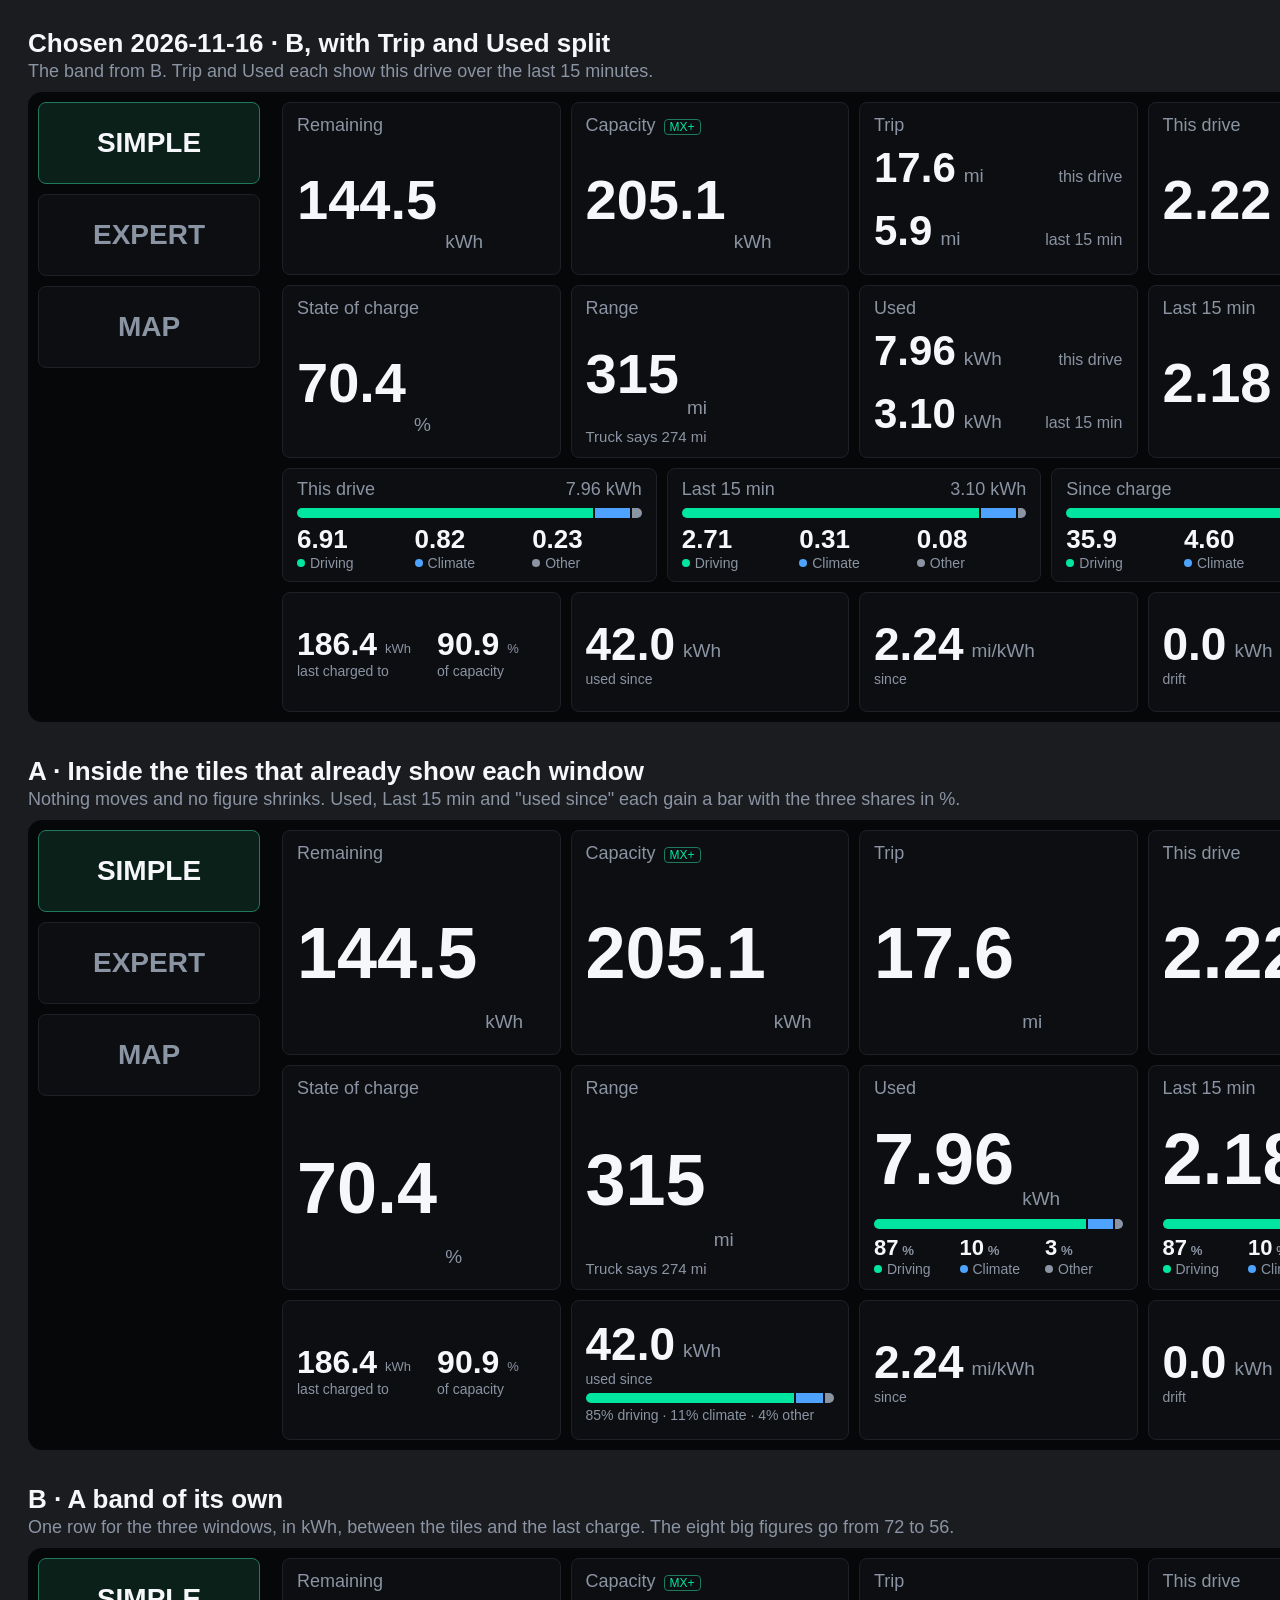
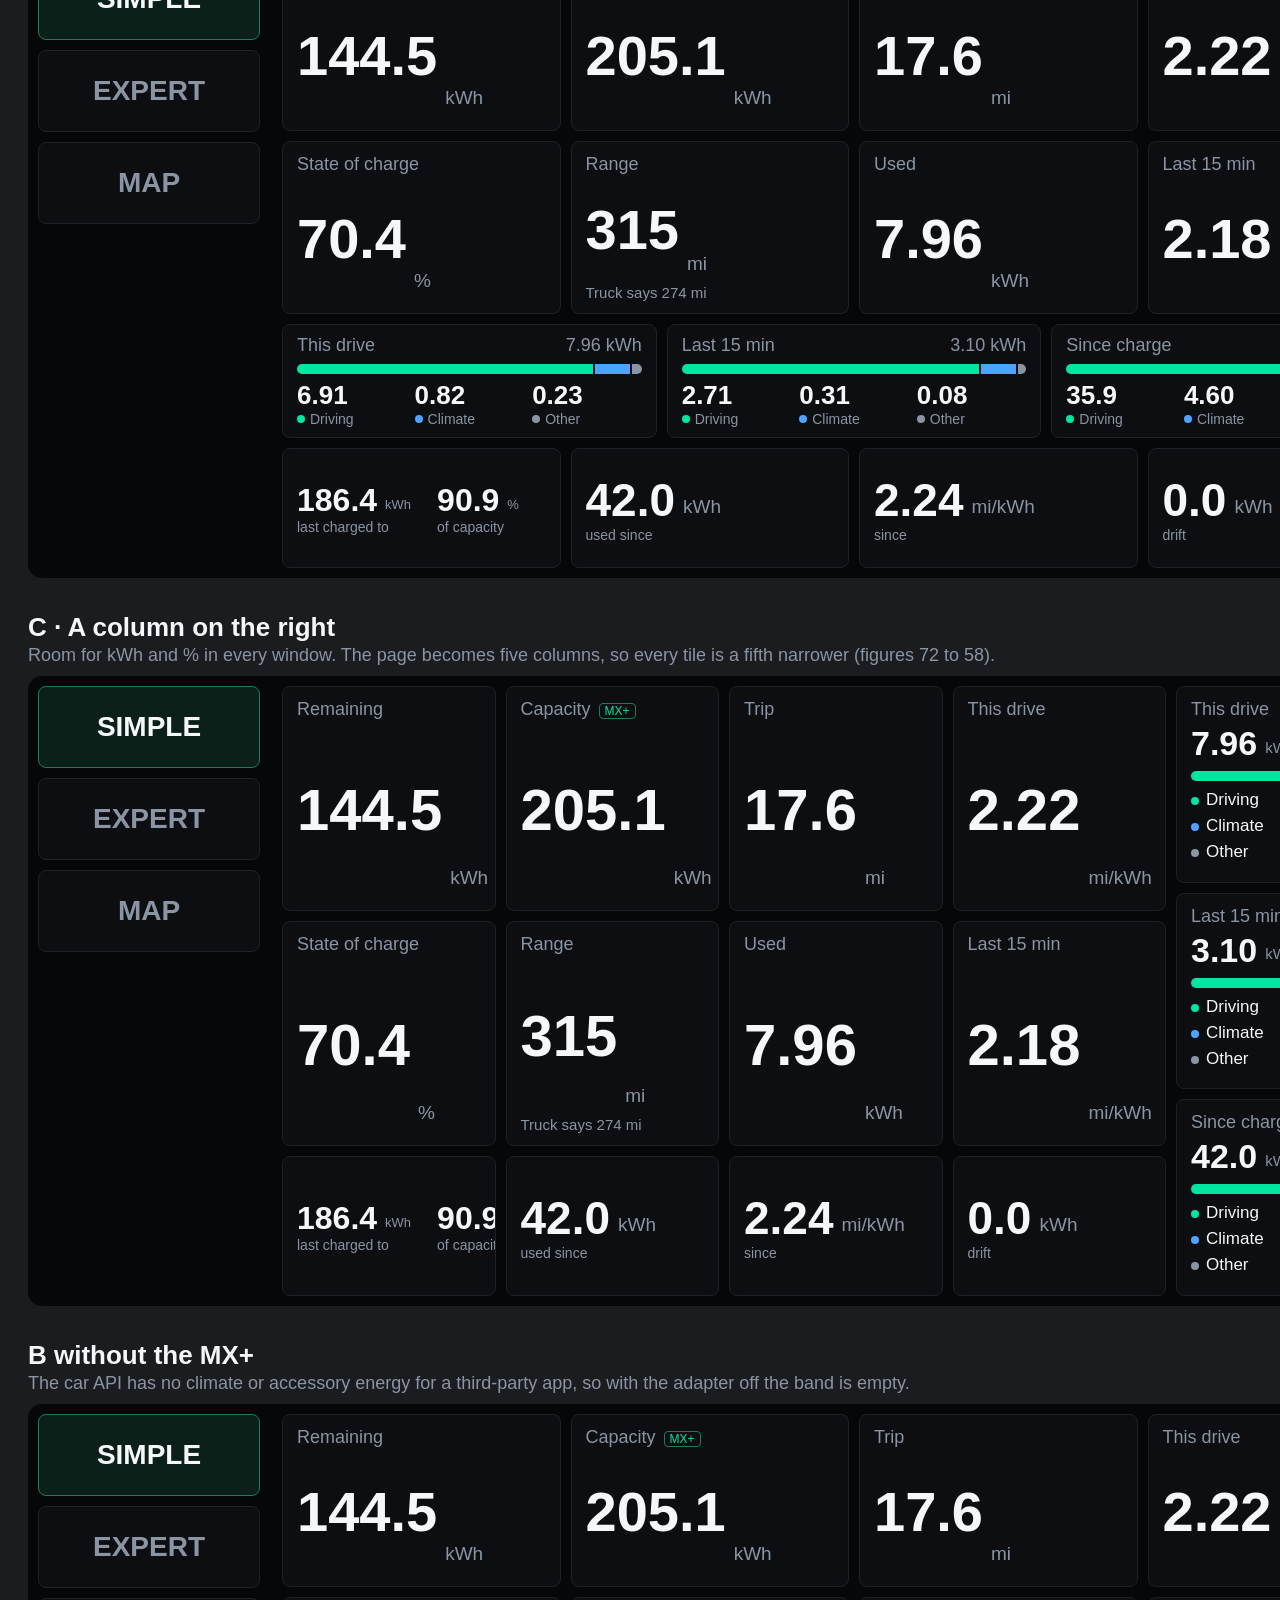
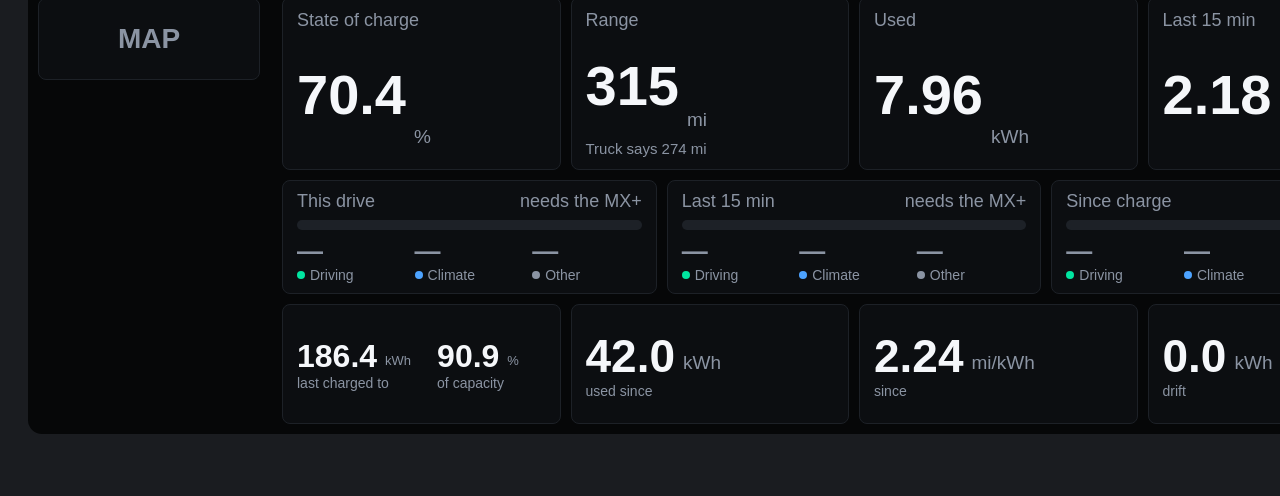
<file: docs/mockups/simple-energy-breakdown.html>
<!doctype html>
<meta charset="utf-8">
<title>Simple tab: energy breakdown options</title>
<style>
body{background:#1a1c20;color:#F5F7FA;font-family:Roboto,"Segoe UI",sans-serif;margin:0;padding:28px;width:1408px}
.cap{font-size:26px;font-weight:600;margin:0}
.sub{font-size:18px;color:#8B94A3;margin:2px 0 0}
.scr{background:#060708;border-radius:14px;padding:10px;display:flex;gap:22px;margin:10px 0 34px;height:610px}
.rail{width:222px;display:flex;flex-direction:column;gap:10px}
.rb{font-size:28px;font-weight:700;color:#8B94A3;border:1px solid #1D2127;border-radius:8px;padding:24px 0;text-align:center;background:#0C0E11}
.rb.on{color:#F5F7FA;background:#0A2018;border-color:#1F7A5C}
.main{flex:1;display:flex;flex-direction:column;gap:10px;min-width:0}
.row{display:flex;gap:10px;flex:1;min-height:0}
.t{flex:1;min-width:0;background:#0C0E11;border:1px solid #1D2127;border-radius:8px;padding:12px 14px;display:flex;flex-direction:column;overflow:hidden}
.l{font-size:18px;color:#8B94A3;white-space:nowrap}
.v{font-weight:700;white-space:nowrap;flex:1;display:flex;align-items:center}
.v span{font-size:19px;color:#8B94A3;font-weight:400;margin-left:8px;align-self:flex-end;margin-bottom:.5em}
.v b{align-self:center}
.c .v{flex:none}.c{justify-content:center}.c .l{font-size:14px}
.bar{display:flex;height:10px;border-radius:5px;overflow:hidden;gap:2px;flex:none}
.bar i{display:block}
.d{background:#00E5A0}.h{background:#4DA3FF}.o{background:#8B94A3}.n{background:#1D2127}
.k{display:flex;gap:8px;margin-top:6px}
.k div{flex:1;min-width:0}
.k b{display:block;white-space:nowrap}
.k small{font-size:14px;color:#8B94A3;display:flex;align-items:center;gap:5px;white-space:nowrap}
.k small i{width:8px;height:8px;border-radius:50%;display:inline-block}
.band{display:flex;gap:10px;flex:none}
.side{width:250px;flex:none;display:flex;flex-direction:column;gap:10px}
.tb{width:100%;border-collapse:collapse;margin-top:6px}
.tb td{font-size:17px;padding:3px 0;white-space:nowrap}
.tb td+td{text-align:right;font-weight:700}
.tb td+td+td{color:#8B94A3;font-weight:400;width:48px}
.tb i{width:8px;height:8px;border-radius:50%;display:inline-block;margin-right:7px}
.mk{font-size:12px;color:#00E5A0;border:1px solid #1F7A5C;border-radius:4px;padding:0 5px;margin-left:8px}
</style>
<div id="out"></div>
<script>
// kWh: driving, climate, other. One made-up drive, the same in every option.
const W={drive:['This drive',6.91,0.82,0.23],recent:['Last 15 min',2.71,0.31,0.08],charge:['Since charge',35.9,4.6,1.5]};
const N=['Driving','Climate','Other'],C=['d','h','o'];
const sum=w=>w[1]+w[2]+w[3], pct=(w,i)=>Math.round(w[i]/sum(w)*100);
const f=x=>x>=10?x.toFixed(1):x.toFixed(2);
const bar=w=>w?`<div class="bar">${C.map((c,i)=>`<i class="${c}" style="flex:${w[i+1]}"></i>`).join('')}</div>`:`<div class="bar"><i class="n" style="flex:1"></i></div>`;
// Three figures under a bar: percent (A) or kWh (B).
const key=(w,mode,sz)=>`<div class="k">${C.map((c,i)=>`<div><b style="font-size:${sz}px;${w?'':'color:#8B94A3'}">${!w?'—':mode==='pct'?pct(w,i+1)+'<span style="font-size:.6em;color:#8B94A3"> %</span>':f(w[i+1])}</b><small><i class="${c}"></i>${N[i]}</small></div>`).join('')}</div>`;
const tile=(l,v,u,sz,extra='',mk='')=>`<div class="t"><div class="l">${l}${mk?`<span class="mk">${mk}</span>`:''}</div><div class="v" style="font-size:${sz}px"><b>${v}</b><span>${u}</span></div>${extra}</div>`;
const ctile=(v,u,l,sz,extra='')=>`<div class="t c"><div class="v" style="font-size:${sz}px"><b>${v}</b><span>${u}</span></div><div class="l">${l}</div>${extra}</div>`;
const rail=`<div class="rail"><div class="rb on">SIMPLE</div><div class="rb">EXPERT</div><div class="rb">MAP</div></div>`;
// One tile, two windows: this drive over the last 15 minutes.
const split=(l,u,a,b)=>`<div class="t"><div class="l">${l}</div>${[[a,'this drive'],[b,'last 15 min']].map(r=>`<div style="flex:1;display:flex;align-items:center"><div style="flex:1;display:flex;align-items:baseline;gap:8px;white-space:nowrap"><b style="font-size:42px">${r[0]}</b><span style="font-size:19px;color:#8B94A3">${u}</span><span style="margin-left:auto;font-size:16px;color:#8B94A3">${r[1]}</span></div></div>`).join('')}</div>`;
const tiles=(sz,x={})=>x.split?`<div class="row">${tile('Remaining','144.5','kWh',sz)}${tile('Capacity','205.1','kWh',sz,'','MX+')}${split('Trip','mi','17.6','5.9')}${tile('This drive','2.22','mi/kWh',sz)}</div>
<div class="row">${tile('State of charge','70.4','%',sz)}${tile('Range','315','mi',sz,'<div class="l" style="font-size:15px">Truck says 274 mi</div>')}${split('Used','kWh','7.96','3.10')}${tile('Last 15 min','2.18','mi/kWh',sz)}</div>`:`<div class="row">${tile('Remaining','144.5','kWh',sz)}${tile('Capacity','205.1','kWh',sz,'','MX+')}${tile('Trip','17.6','mi',sz)}${tile('This drive','2.22','mi/kWh',sz)}</div>
<div class="row">${tile('State of charge','70.4','%',sz)}${tile('Range','315','mi',sz,'<div class="l" style="font-size:15px">Truck says 274 mi</div>')}${tile('Used','7.96','kWh',sz,x.used||'')}${tile('Last 15 min','2.18','mi/kWh',sz,x.recent||'')}</div>`;
const charge=(h,x='')=>`<div class="row" style="flex:none;height:${h}px"><div class="t c" style="flex-direction:row;align-items:center;justify-content:flex-start;gap:26px"><div><div class="v" style="font-size:32px"><b>186.4</b><span style="font-size:13px">kWh</span></div><div class="l">last charged to</div></div><div><div class="v" style="font-size:32px"><b>90.9</b><span style="font-size:13px">%</span></div><div class="l">of capacity</div></div></div>${ctile('42.0','kWh','used since',46,x)}${ctile('2.24','mi/kWh','since',46)}${ctile('0.0','kWh','drift',46)}</div>`;
const sect=(w,live=true)=>`<div class="t" style="padding:10px 14px"><div class="l" style="display:flex;justify-content:space-between"><span>${w[0]}</span><span>${live?f(sum(w))+' kWh':'needs the MX+'}</span></div><div style="margin-top:8px">${bar(live&&w)}</div>${key(live&&w,'kwh',26)}</div>`;
const side=w=>`<div class="t"><div class="l">${w[0]}</div><div class="v" style="font-size:34px;flex:none;margin:4px 0 8px"><b>${f(sum(w))}</b><span style="font-size:15px">kWh</span></div>${bar(w)}<table class="tb">${C.map((c,i)=>`<tr><td><i class="${c}"></i>${N[i]}</td><td>${f(w[i+1])}</td><td>${pct(w,i+1)}%</td></tr>`).join('')}</table></div>`;
const inTile=w=>`<div style="flex:none">${bar(w)}${key(w,'pct',22)}</div>`;

const opts=[
 ['Chosen 2026-11-16 · B, with Trip and Used split','The band from B. Trip and Used each show this drive over the last 15 minutes.',
  `<div class="main">${tiles(56,{split:1})}<div class="band">${sect(W.drive)}${sect(W.recent)}${sect(W.charge)}</div>${charge(120)}</div>`],
 ['A · Inside the tiles that already show each window','Nothing moves and no figure shrinks. Used, Last 15 min and "used since" each gain a bar with the three shares in %.',
  `<div class="main">${tiles(72,{used:inTile(W.drive),recent:inTile(W.recent)})}${charge(140,`<div style="margin-top:6px">${bar(W.charge)}<div class="l" style="margin-top:4px">${pct(W.charge,1)}% driving · ${pct(W.charge,2)}% climate · ${pct(W.charge,3)}% other</div></div>`)}</div>`],
 ['B · A band of its own','One row for the three windows, in kWh, between the tiles and the last charge. The eight big figures go from 72 to 56.',
  `<div class="main">${tiles(56)}<div class="band">${sect(W.drive)}${sect(W.recent)}${sect(W.charge)}</div>${charge(120)}</div>`],
 ['C · A column on the right','Room for kWh and % in every window. The page becomes five columns, so every tile is a fifth narrower (figures 72 to 58).',
  `<div class="main">${tiles(58)}${charge(140)}</div><div class="side" style="margin-left:-12px">${side(W.drive)}${side(W.recent)}${side(W.charge)}</div>`],
 ['B without the MX+','The car API has no climate or accessory energy for a third-party app, so with the adapter off the band is empty.',
  `<div class="main">${tiles(56)}<div class="band">${sect(W.drive,false)}${sect(W.recent,false)}${sect(W.charge,false)}</div>${charge(120)}</div>`],
];
document.getElementById('out').innerHTML=opts.map(o=>`<p class="cap">${o[0]}</p><p class="sub">${o[1]}</p><div class="scr">${rail}${o[2]}</div>`).join('');
</script>
</file>
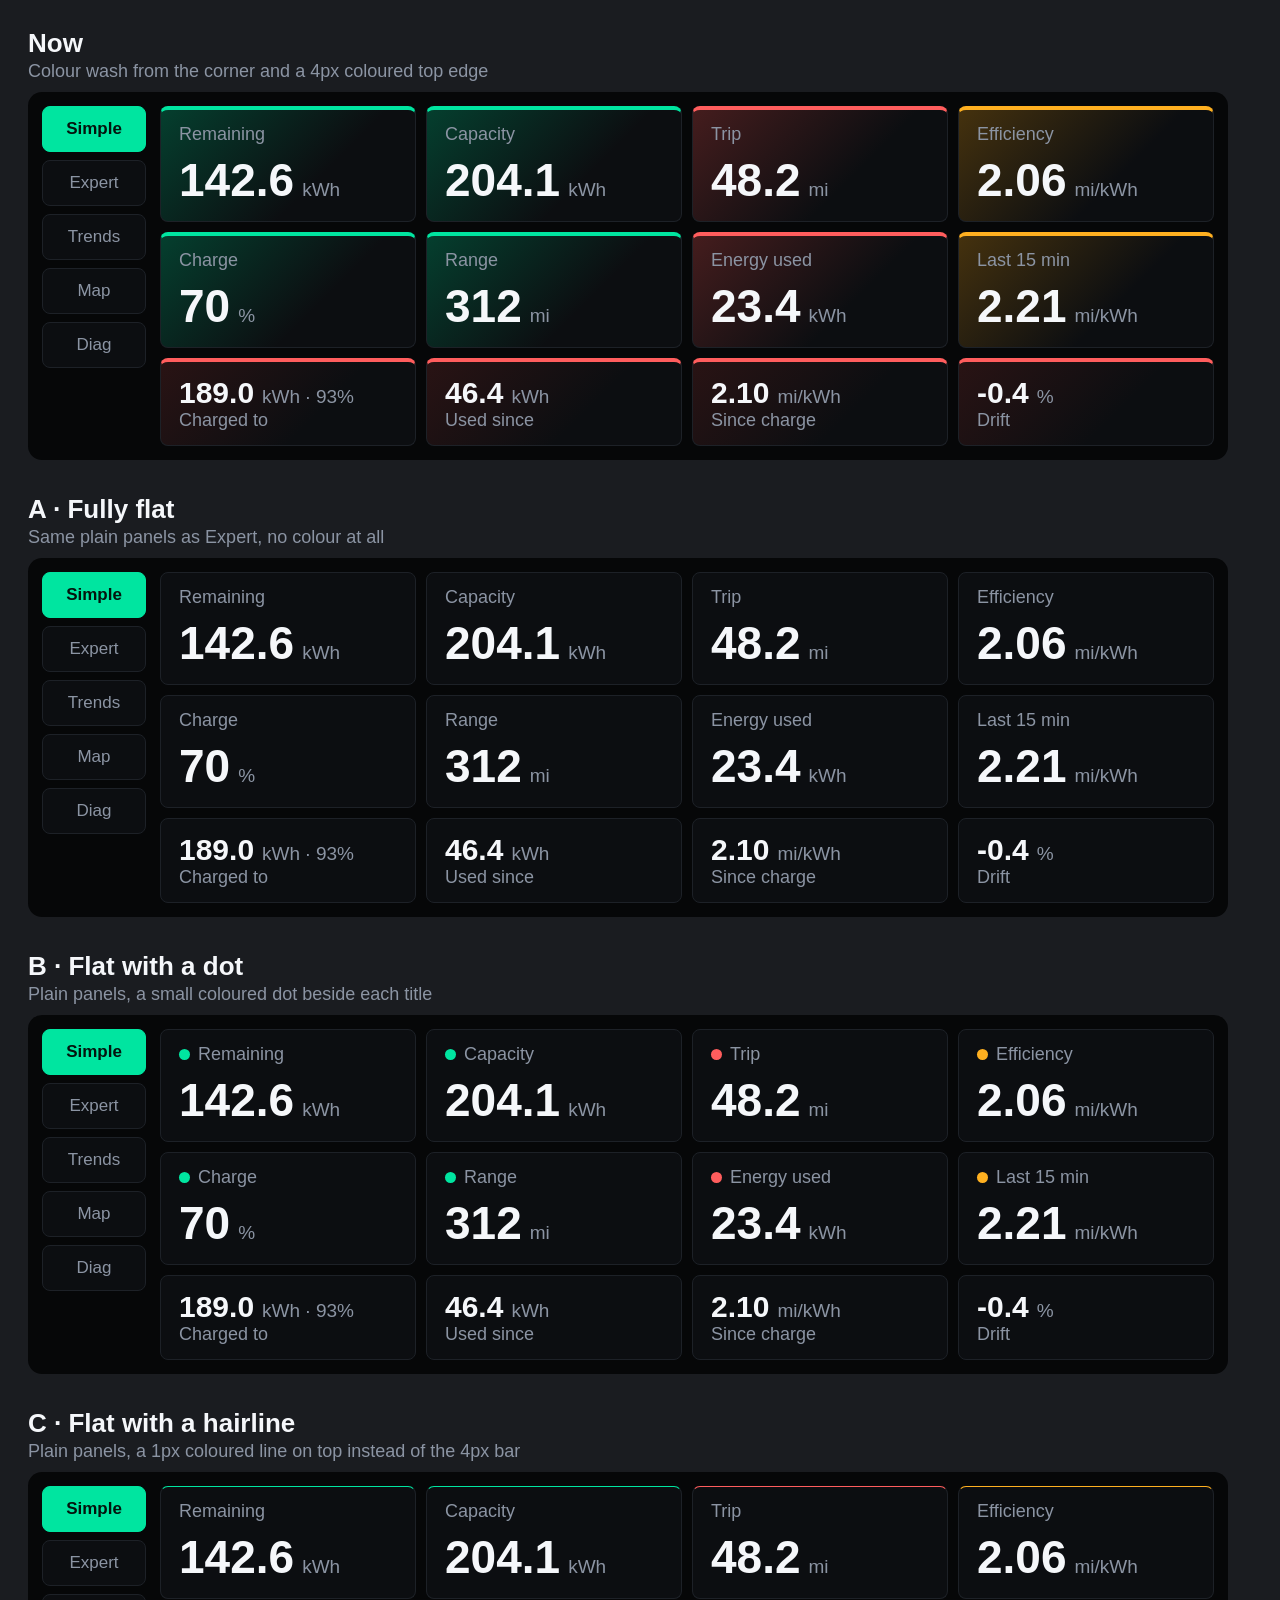
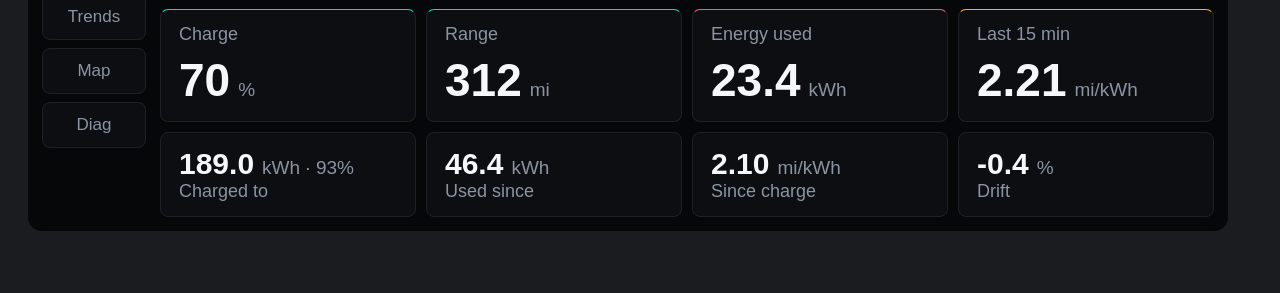
<file: docs/mockups/simple-flat-options.html>
<!doctype html>
<meta charset="utf-8">
<title>Simple tab: flat options</title>
<style>
body{background:#1a1c20;color:#F5F7FA;font-family:Roboto,"Segoe UI",sans-serif;margin:0;padding:28px;width:1200px}
.cap{font-size:26px;font-weight:600;margin:0}
.sub{font-size:18px;color:#8B94A3;margin:2px 0 0}
.scr{background:#060708;border-radius:14px;padding:14px;display:flex;gap:14px;margin:10px 0 34px}
.rail{width:104px;display:flex;flex-direction:column;gap:8px}
.rb{font-size:17px;color:#8B94A3;border:1px solid #1D2127;border-radius:8px;padding:12px 0;text-align:center;background:#0C0E11}
.rb.on{color:#04140E;background:#00E5A0;border-color:#00E5A0;font-weight:600}
.g{flex:1;display:grid;grid-template-columns:repeat(4,minmax(0,1fr));gap:10px}
.t{background:#0C0E11;border:1px solid #1D2127;border-radius:8px;padding:14px 18px;overflow:hidden}
.t .l{font-size:18px;color:#8B94A3;display:flex;align-items:center;gap:8px}
.t .v{font-size:46px;font-weight:700;margin-top:8px;white-space:nowrap}
.t .v span{font-size:19px;color:#8B94A3;font-weight:400;margin-left:8px}
.t.c .v{font-size:30px;margin-top:0}
.dot{width:11px;height:11px;border-radius:50%;display:inline-block}
</style>
<div id="out"></div>
<script>
const H='#00E5A0',S='#FF5D5D',E='#FFB020';
const upper=[['Remaining','142.6','kWh',H],['Capacity','204.1','kWh',H],['Trip','48.2','mi',S],['Efficiency','2.06','mi/kWh',E]];
const bot=[['Charge','70','%',H],['Range','312','mi',H],['Energy used','23.4','kWh',S],['Last 15 min','2.21','mi/kWh',E]];
const chg=[['Charged to','189.0','kWh · 93%'],['Used since','46.4','kWh'],['Since charge','2.10','mi/kWh'],['Drift','-0.4','%']];
const opts=[
 ['Now','Colour wash from the corner and a 4px coloured top edge','now'],
 ['A · Fully flat','Same plain panels as Expert, no colour at all','flat'],
 ['B · Flat with a dot','Plain panels, a small coloured dot beside each title','dot'],
 ['C · Flat with a hairline','Plain panels, a 1px coloured line on top instead of the 4px bar','line']
];
function tile(r,m,charge){
 const col=charge?S:r[3];let st='',dot='';
 if(m==='now')st=`background:linear-gradient(135deg,${col}${charge?'24':'40'},#0C0E11 62%);border-top:4px solid ${col}`;
 if(m==='line'&&!charge)st=`border-top:1px solid ${col}`;
 if(m==='dot'&&!charge)dot=`<i class="dot" style="background:${col}"></i>`;
 return charge
  ?`<div class="t c" style="${st}"><div class="v">${r[1]}<span>${r[2]}</span></div><div class="l">${r[0]}</div></div>`
  :`<div class="t" style="${st}"><div class="l">${dot}${r[0]}</div><div class="v">${r[1]}<span>${r[2]}</span></div></div>`;
}
document.getElementById('out').innerHTML=opts.map(o=>`
<p class="cap">${o[0]}</p><p class="sub">${o[1]}</p>
<div class="scr"><div class="rail">${['Simple','Expert','Trends','Map','Diag'].map((n,i)=>`<div class="rb${i?'':' on'}">${n}</div>`).join('')}</div>
<div class="g">${upper.map(r=>tile(r,o[2])).join('')}${bot.map(r=>tile(r,o[2])).join('')}${chg.map(r=>tile(r,o[2],1)).join('')}</div></div>`).join('');
</script>
</file>
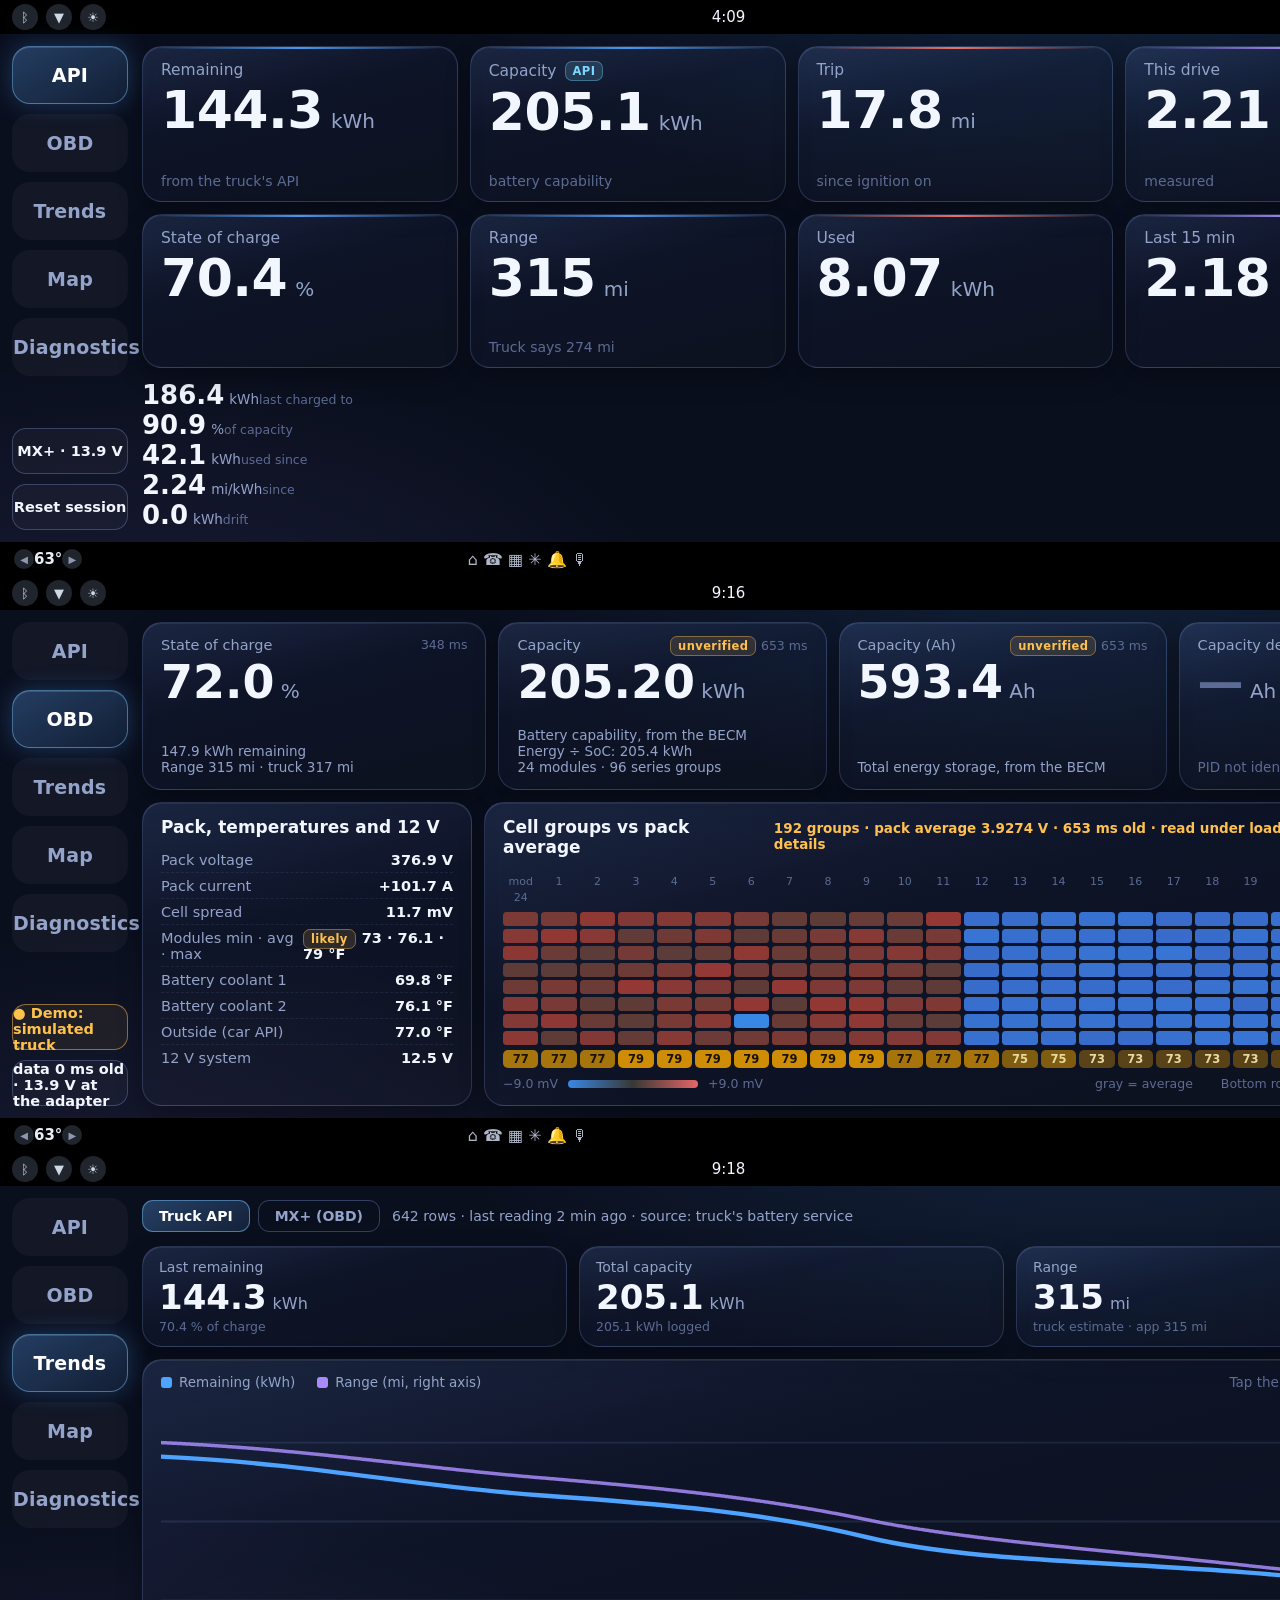
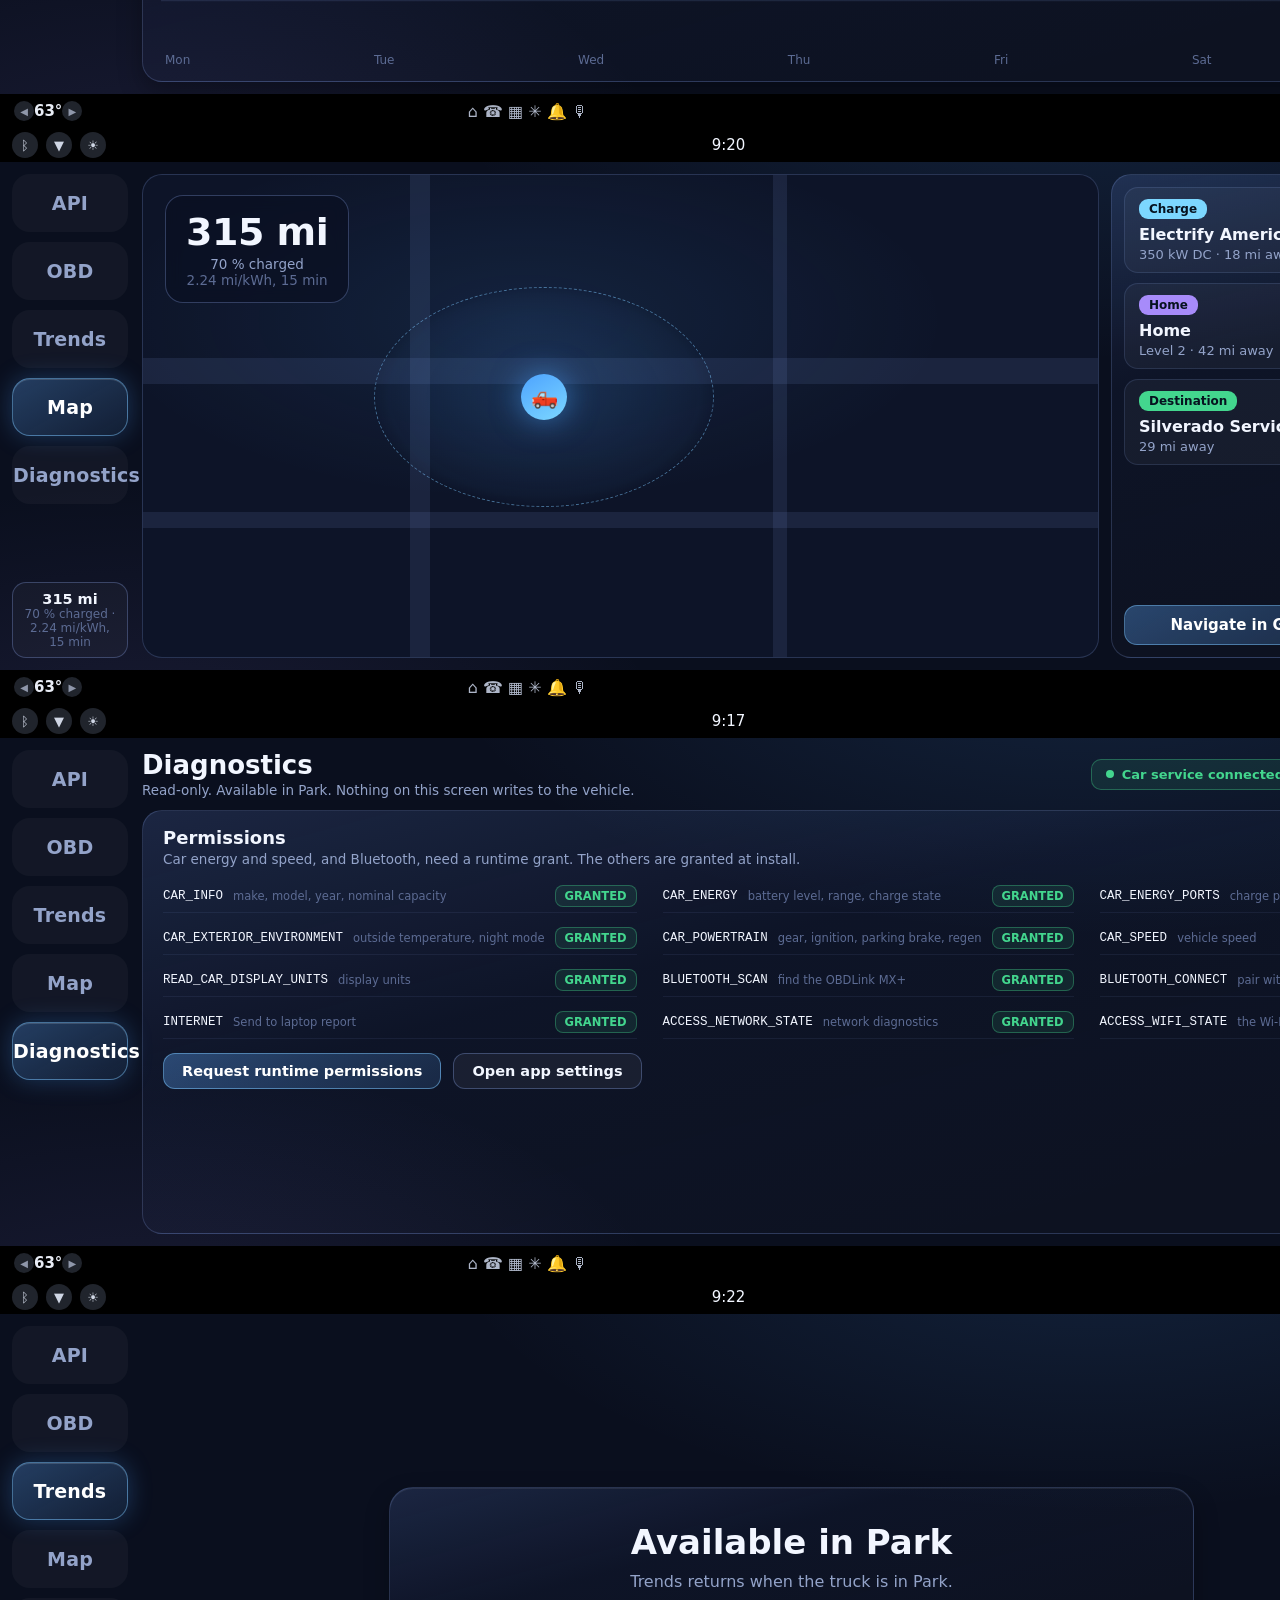
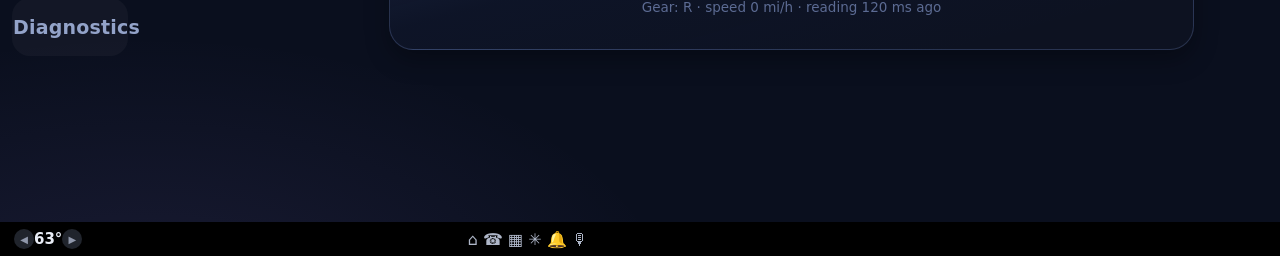
<file: docs/mockups/style-1-aurora.html>
<!doctype html><html><head><meta charset="utf-8"><style>
:root{
  --bg:#0a0f1e; --ink:#f2f6ff; --dim:#93a3c9; --faint:#5c6b93;
  --have:#4da3ff; --have-2:#7cd7ff; --spent:#ff7a6b; --eff:#a78bfa; --ok:#43d68e;
  --tile:linear-gradient(165deg, rgba(120,160,255,.16), rgba(90,120,220,.05) 38%, rgba(255,255,255,.015) 85%);
  --stroke:rgba(150,180,255,.20);
  --font:'Segoe UI',system-ui,sans-serif;
}
*{margin:0;padding:0;box-sizing:border-box}
body{font-family:var(--font);background:#000;color:var(--ink);width:1457px}
.frame{width:1457px;height:576px;position:relative;overflow:hidden}
/* ---- system chrome (unchanged by the restyle) ---- */
.sbar{height:34px;background:#000;display:flex;align-items:center;padding:0 12px;gap:8px;font-size:15px}
.sbar .ic{width:26px;height:26px;border-radius:50%;background:#20242c;display:grid;place-items:center;font-size:13px;color:#cfd6e4}
.sbar .time{position:absolute;left:50%;transform:translateX(-50%)}
.sbar .right{margin-left:auto;background:#20242c;border-radius:14px;padding:4px 12px;font-size:13px}
.task{height:34px;background:#000;display:flex;align-items:center;padding:0 14px;font-size:15px;color:#e8ecf5}
.task .mid{margin:0 auto;display:flex;gap:26px;font-size:16px;color:#aeb6c8}
.task .temp{margin-left:auto;display:flex;align-items:center;gap:8px}
.task .dot{width:20px;height:20px;border-radius:50%;background:#20242c;display:grid;place-items:center;font-size:10px;color:#8f97aa}
/* ---- app body ---- */
.app{height:508px;background:radial-gradient(1100px 500px at 75% -20%, rgba(77,163,255,.14), transparent 60%),
      radial-gradient(900px 480px at 10% 120%, rgba(167,139,250,.10), transparent 60%),var(--bg);
      display:flex;padding:12px 16px 12px 12px;gap:14px}
/* nav rail */
.rail{width:116px;display:flex;flex-direction:column;gap:10px}
.rail .btn{height:58px;border-radius:18px;display:grid;place-items:center;font-size:19px;font-weight:600;color:var(--dim);
  background:rgba(255,255,255,.035);border:1px solid transparent;letter-spacing:.2px}
.rail .btn.on{background:linear-gradient(150deg, rgba(96,170,255,.30), rgba(96,170,255,.10));
  border-color:rgba(125,200,255,.45);color:#fff;box-shadow:0 0 24px rgba(77,163,255,.28), inset 0 1px 0 rgba(255,255,255,.14)}
.rail .spacer{flex:1}
.rail .foot{display:flex;flex-direction:column;gap:10px}
.rail .pill{height:46px;border-radius:14px;display:grid;place-items:center;font-size:14.5px;font-weight:600}
.rail .pill.ghost{border:1px solid rgba(150,180,255,.28);color:var(--ink);background:rgba(255,255,255,.03)}
.rail .pill.demo{border:1px solid rgba(255,193,78,.5);color:#ffc14e;background:rgba(255,193,78,.07)}
/* page + tiles */
.page{flex:1;display:flex;flex-direction:column;gap:12px;min-width:0}
.grid{display:grid;grid-template-columns:repeat(4,1fr);gap:12px;flex:1}
.tile{position:relative;border-radius:20px;background:var(--tile);border:1px solid var(--stroke);
  box-shadow:0 10px 24px rgba(0,0,0,.30), inset 0 1px 0 rgba(255,255,255,.07);
  padding:14px 18px 12px;display:flex;flex-direction:column;overflow:hidden}
.tile::before{content:"";position:absolute;left:14px;right:14px;top:0;height:2px;border-radius:2px;
  background:linear-gradient(90deg,transparent, var(--tc,transparent), transparent);opacity:.9}
.tile.have{--tc:var(--have)} .tile.spent{--tc:var(--spent)} .tile.eff{--tc:var(--eff)}
.tile .lab{font-size:15.5px;color:var(--dim);display:flex;align-items:center;gap:8px}
.tile .val{font-size:52px;font-weight:700;letter-spacing:-.5px;line-height:1.15;margin-top:2px}
.tile .val small{font-size:20px;font-weight:500;color:var(--dim);margin-left:8px;letter-spacing:0}
.tile .sub{font-size:14px;color:var(--faint);margin-top:auto}
.badge{font-size:11.5px;font-weight:700;border-radius:7px;padding:2px 7px;letter-spacing:.4px}
.badge.api{background:rgba(125,215,255,.16);color:var(--have-2);border:1px solid rgba(125,215,255,.35)}
.badge.warnc{background:rgba(255,193,78,.13);color:#ffc14e;border:1px solid rgba(255,193,78,.4)}
/* charge strip */
X
  border-radius:18px;padding:10px 12px;background:linear-gradient(90deg, rgba(255,122,107,.10), rgba(255,255,255,.03) 55%);
  border:1px solid var(--stroke)}
.strip .cell{display:flex;flex-direction:column;gap:2px;padding:0 8px;border-right:1px solid rgba(150,180,255,.14)}
.strip .cell:last-child{border-right:none}
.strip .num{font-size:26px;font-weight:700}
.strip .num small{font-size:13.5px;font-weight:500;color:var(--dim);margin-left:5px}
.strip .lab{font-size:12.5px;color:var(--faint)}
/* live */
.live-top{display:grid;grid-template-columns:1.05fr 1fr 1fr .8fr;gap:12px;flex:0 0 168px}
.live-bottom{flex:1;display:grid;grid-template-columns:330px 1fr;gap:12px;min-height:0}
.card{border-radius:20px;background:var(--tile);border:1px solid var(--stroke);padding:14px 18px;
  box-shadow:0 10px 24px rgba(0,0,0,.30), inset 0 1px 0 rgba(255,255,255,.07);display:flex;flex-direction:column;min-width:0}
.card h3{font-size:17px;font-weight:650;margin-bottom:10px}
.kv{display:flex;justify-content:space-between;font-size:14.5px;padding:4.5px 0;border-bottom:1px dashed rgba(150,180,255,.10)}
.kv:last-child{border-bottom:none}
.kv .k{color:var(--dim)} .kv .v{font-weight:600;font-variant-numeric:tabular-nums}
.heat{display:grid;grid-template-columns:repeat(24,1fr);gap:3px;flex:1;margin-top:8px;min-height:0}
.heat .c{border-radius:3.5px;min-height:10px}
.mods{display:grid;grid-template-columns:repeat(24,1fr);gap:3px;margin-top:8px}
.mods .m{font-size:11px;color:var(--faint);text-align:center}
.modsrow{display:grid;grid-template-columns:repeat(24,1fr);gap:3px;margin-top:5px}
.modsrow .t{font-size:11.5px;font-weight:600;text-align:center;border-radius:5px;padding:2px 0;color:#1a1204}
.legend{display:flex;align-items:center;gap:10px;margin-top:8px;font-size:12.5px;color:var(--faint)}
.legend .bar{flex:0 0 130px;height:8px;border-radius:4px;background:linear-gradient(90deg,#3987e5,#383835,#e66767)}
.hint{color:#ffc14e;font-size:13.5px;margin-left:12px}
/* trends */
.trow{display:flex;gap:12px;align-items:center}
.src{display:flex;gap:8px}
.src .p{font-size:14px;font-weight:600;border-radius:11px;padding:7px 16px;border:1px solid rgba(150,180,255,.3);color:var(--dim)}
.src .p.on{background:linear-gradient(150deg, rgba(96,170,255,.32), rgba(96,170,255,.12));border-color:rgba(125,200,255,.5);color:#fff}
.tsum{flex:1;font-size:14px;color:var(--dim)}
.btnx{font-size:14.5px;font-weight:600;border-radius:12px;padding:9px 18px;background:rgba(255,255,255,.05);
  border:1px solid rgba(150,180,255,.3);color:var(--ink)}
.tgrid{flex:1;display:grid;grid-template-columns:repeat(3,1fr);grid-template-rows:auto 1fr;gap:12px;min-height:0}
.ttile{padding:12px 16px}
.ttile .lab{font-size:14px;color:var(--dim)}
.ttile .val{font-size:34px;font-weight:700;margin-top:2px}
.ttile .val small{font-size:16px;color:var(--dim);font-weight:500;margin-left:6px}
.ttile .sub{font-size:12.5px;color:var(--faint);margin-top:2px}
.chart{grid-column:1/4;position:relative;display:flex;flex-direction:column}
.chart .axis{display:flex;justify-content:space-between;font-size:12px;color:var(--faint);padding:0 4px}
.chart svg{flex:1;width:100%}
.legrow{display:flex;gap:22px;font-size:13.5px;color:var(--dim);align-items:center}
.legrow .sw{width:11px;height:11px;border-radius:3px;display:inline-block;margin-right:7px;vertical-align:-1px}
/* map */
.mapwrap{flex:1;display:grid;grid-template-columns:1fr 330px;gap:12px;min-height:0}
.mapbox{position:relative;border-radius:20px;overflow:hidden;border:1px solid var(--stroke);
  background:radial-gradient(700px 300px at 40% 30%, rgba(77,163,255,.10), transparent 60%), #0d1428}
.mapbox .road{position:absolute;background:rgba(150,180,255,.10)}
.ring{position:absolute;left:42%;top:46%;width:340px;height:220px;transform:translate(-50%,-50%);border-radius:50%;
  background:radial-gradient(ellipse at center, rgba(77,163,255,.16), rgba(77,163,255,.04) 65%, transparent 72%);
  border:1.5px dashed rgba(125,200,255,.5)}
.truckmark{position:absolute;left:42%;top:46%;transform:translate(-50%,-50%);width:46px;height:46px;border-radius:50%;
  background:linear-gradient(150deg,#4da3ff,#7cd7ff);display:grid;place-items:center;font-size:22px;color:#04121f;
  box-shadow:0 0 30px rgba(77,163,255,.55)}
.rangecard{position:absolute;left:22px;top:20px;border-radius:18px;padding:14px 20px;text-align:center;
  background:rgba(10,16,34,.72);backdrop-filter:blur(8px);border:1px solid rgba(150,180,255,.28)}
.rangecard .big{font-size:38px;font-weight:800;letter-spacing:-.5px}
.rangecard .l{font-size:13.5px;color:var(--dim);margin-top:2px}
.places{border-radius:20px;background:var(--tile);border:1px solid var(--stroke);padding:12px;display:flex;flex-direction:column;gap:10px}
.place{border-radius:14px;padding:10px 14px;background:rgba(255,255,255,.04);border:1px solid rgba(150,180,255,.14)}
.place .n{font-size:16px;font-weight:650}
.place .d{font-size:13px;color:var(--dim);margin-top:3px}
.tag{display:inline-block;font-size:12px;font-weight:700;border-radius:9px;padding:3px 10px;margin-bottom:6px;color:#06121f}
.navlink{margin-top:auto;text-align:center;font-size:15px;font-weight:650;padding:10px;border-radius:13px;
  background:linear-gradient(150deg, rgba(96,170,255,.34), rgba(96,170,255,.12));border:1px solid rgba(125,200,255,.45);color:#fff}
/* diagnostics */
.dhead{display:flex;align-items:center;gap:16px}
.dhead h2{font-size:26px;font-weight:750}
.dhead .sub{font-size:13.5px;color:var(--dim);margin-top:2px}
.dhead .sp{flex:1}
.conn{font-size:13px;font-weight:700;border-radius:10px;padding:7px 14px;background:rgba(67,214,142,.10);
  color:var(--ok);border:1px solid rgba(67,214,142,.35);display:flex;gap:8px;align-items:center}
.conn .d{width:8px;height:8px;border-radius:50%;background:var(--ok)}
.dcard{flex:1;border-radius:20px;background:var(--tile);border:1px solid var(--stroke);padding:16px 20px;min-height:0}
.dcard h3{font-size:18px;font-weight:650}
.dcard .note{font-size:13.5px;color:var(--dim);margin:3px 0 12px}
.pgrid{display:grid;grid-template-columns:repeat(3,1fr);gap:8px 26px}
.prow{display:flex;align-items:center;gap:10px;padding:5.5px 0;border-bottom:1px solid rgba(150,180,255,.08)}
.prow .nm{font-family:ui-monospace,Consolas,monospace;font-size:12.5px;white-space:nowrap}
.prow .ds{font-size:11.5px;color:var(--faint);flex:1;overflow:hidden;text-overflow:ellipsis;white-space:nowrap}
.granted{font-size:11.5px;font-weight:700;color:var(--ok);background:rgba(67,214,142,.10);
  border:1px solid rgba(67,214,142,.35);border-radius:8px;padding:3px 9px}
.dbtns{display:flex;gap:12px;margin-top:14px}
.parkcard{flex:1;display:grid;place-items:center}
.parkbox{width:62%;text-align:center;border-radius:24px;padding:34px 30px;background:var(--tile);border:1px solid var(--stroke);
  box-shadow:0 10px 24px rgba(0,0,0,.30), inset 0 1px 0 rgba(255,255,255,.07)}
.parkbox h2{font-size:34px;font-weight:750}
.parkbox .a{font-size:16px;color:var(--dim);margin-top:10px}
.parkbox .b{font-size:13.5px;color:var(--faint);margin-top:8px}
</style></head><body>
<!-- ================= API (Simple) ================= -->
<div class="frame" id="s-api">
<div class="sbar"><span class="ic">ᛒ</span><span class="ic">▼</span><span class="ic">☀</span><span class="time">4:09</span><span class="right">👤 Driver</span></div>
<div class="app">
  <div class="rail">
    <div class="btn on">API</div><div class="btn">OBD</div><div class="btn">Trends</div><div class="btn">Map</div><div class="btn">Diagnostics</div>
    <div class="spacer"></div>
    <div class="foot"><div class="pill ghost">MX+ · 13.9 V</div><div class="pill ghost">Reset session</div></div>
  </div>
  <div class="page">
    <div class="grid">
      <div class="tile have"><div class="lab">Remaining</div><div class="val">144.3<small>kWh</small></div><div class="sub">from the truck's API</div></div>
      <div class="tile have"><div class="lab">Capacity <span class="badge api">API</span></div><div class="val">205.1<small>kWh</small></div><div class="sub">battery capability</div></div>
      <div class="tile spent"><div class="lab">Trip</div><div class="val">17.8<small>mi</small></div><div class="sub">since ignition on</div></div>
      <div class="tile eff"><div class="lab">This drive</div><div class="val">2.21<small>mi/kWh</small></div><div class="sub">measured</div></div>
      <div class="tile have"><div class="lab">State of charge</div><div class="val">70.4<small>%</small></div></div>
      <div class="tile have"><div class="lab">Range</div><div class="val">315<small>mi</small></div><div class="sub">Truck says 274 mi</div></div>
      <div class="tile spent"><div class="lab">Used</div><div class="val">8.07<small>kWh</small></div></div>
      <div class="tile eff"><div class="lab">Last 15 min</div><div class="val">2.18<small>mi/kWh</small></div></div>
    </div>
    <div class="strip">
      <div class="cell"><span class="num">186.4<small>kWh</small></span><span class="lab">last charged to</span></div>
      <div class="cell"><span class="num">90.9<small>%</small></span><span class="lab">of capacity</span></div>
      <div class="cell"><span class="num">42.1<small>kWh</small></span><span class="lab">used since</span></div>
      <div class="cell"><span class="num">2.24<small>mi/kWh</small></span><span class="lab">since</span></div>
      <div class="cell"><span class="num">0.0<small>kWh</small></span><span class="lab">drift</span></div>
    </div>
  </div>
</div>
<div class="task"><span class="dot">◀</span><b>63°</b><span class="dot">▶</span><span class="mid">⌂ ☎ ▦ ✳ 🔔 🎙</span><span class="temp"><span class="dot">◀</span><b>63°</b><span class="dot">▶</span></span></div>
</div>

<!-- ================= OBD (Live) ================= -->
<div class="frame" id="s-obd">
<div class="sbar"><span class="ic">ᛒ</span><span class="ic">▼</span><span class="ic">☀</span><span class="time">9:16</span><span class="right">👤 Driver</span></div>
<div class="app">
  <div class="rail">
    <div class="btn">API</div><div class="btn on">OBD</div><div class="btn">Trends</div><div class="btn">Map</div><div class="btn">Diagnostics</div>
    <div class="spacer"></div>
    <div class="foot">
      <div class="pill demo">● Demo: simulated truck</div>
      <div class="pill ghost">data 0 ms old · 13.9 V at the adapter</div>
    </div>
  </div>
  <div class="page">
    <div class="live-top">
      <div class="card">
        <div class="lab" style="font-size:14.5px;color:var(--dim);display:flex;justify-content:space-between">State of charge <span style="color:var(--faint);font-size:12.5px">348 ms</span></div>
        <div style="font-size:46px;font-weight:750;margin-top:2px">72.0<small style="font-size:20px;color:var(--dim);font-weight:500"> %</small></div>
        <div style="font-size:13.5px;color:var(--dim);margin-top:auto">147.9 kWh remaining<br>Range 315 mi · truck 317 mi</div>
      </div>
      <div class="card">
        <div class="lab" style="font-size:14.5px;color:var(--dim);display:flex;justify-content:space-between">Capacity <span><span class="badge warnc">unverified</span> <span style="color:var(--faint);font-size:12.5px">653 ms</span></span></div>
        <div style="font-size:46px;font-weight:750;margin-top:2px">205.20<small style="font-size:20px;color:var(--dim);font-weight:500"> kWh</small></div>
        <div style="font-size:13.5px;color:var(--dim);margin-top:auto">Battery capability, from the BECM<br>Energy ÷ SoC: 205.4 kWh<br>24 modules · 96 series groups</div>
      </div>
      <div class="card">
        <div class="lab" style="font-size:14.5px;color:var(--dim);display:flex;justify-content:space-between">Capacity (Ah) <span><span class="badge warnc">unverified</span> <span style="color:var(--faint);font-size:12.5px">653 ms</span></span></div>
        <div style="font-size:46px;font-weight:750;margin-top:2px">593.4<small style="font-size:20px;color:var(--dim);font-weight:500"> Ah</small></div>
        <div style="font-size:13.5px;color:var(--dim);margin-top:auto">Total energy storage, from the BECM</div>
      </div>
      <div class="card">
        <div class="lab" style="font-size:14.5px;color:var(--dim)">Capacity deviation</div>
        <div style="font-size:46px;font-weight:750;margin-top:2px;color:var(--faint)">—<small style="font-size:20px;color:var(--dim);font-weight:500"> Ah</small></div>
        <div style="font-size:13.5px;color:var(--faint);margin-top:auto">PID not identified yet</div>
      </div>
    </div>
    <div class="live-bottom">
      <div class="card">
        <h3>Pack, temperatures and 12 V</h3>
        <div class="kv"><span class="k">Pack voltage</span><span class="v">376.9 V</span></div>
        <div class="kv"><span class="k">Pack current</span><span class="v">+101.7 A</span></div>
        <div class="kv"><span class="k">Cell spread</span><span class="v">11.7 mV</span></div>
        <div class="kv"><span class="k">Modules min · avg · max</span><span class="v"><span class="badge warnc" style="margin-right:6px">likely</span>73 · 76.1 · 79 °F</span></div>
        <div class="kv"><span class="k">Battery coolant 1</span><span class="v">69.8 °F</span></div>
        <div class="kv"><span class="k">Battery coolant 2</span><span class="v">76.1 °F</span></div>
        <div class="kv"><span class="k">Outside (car API)</span><span class="v">77.0 °F</span></div>
        <div class="kv"><span class="k">12 V system</span><span class="v">12.5 V</span></div>
      </div>
      <div class="card">
        <h3 style="display:flex;align-items:baseline">Cell groups vs pack average <span class="hint">192 groups · pack average 3.9274 V · 653 ms old · read under load · tap a cell for details</span></h3>
        <div class="mods"><span class="m">mod</span><span class="m">1</span><span class="m">2</span><span class="m">3</span><span class="m">4</span><span class="m">5</span><span class="m">6</span><span class="m">7</span><span class="m">8</span><span class="m">9</span><span class="m">10</span><span class="m">11</span><span class="m">12</span><span class="m">13</span><span class="m">14</span><span class="m">15</span><span class="m">16</span><span class="m">17</span><span class="m">18</span><span class="m">19</span><span class="m">20</span><span class="m">21</span><span class="m">22</span><span class="m">23</span><span class="m">24</span></div>
        <div class="heat" id="heat"></div>
        <div class="modsrow" id="modt"></div>
        <div class="legend"><span>−9.0 mV</span><span class="bar"></span><span>+9.0 mV</span><span style="margin-left:auto">gray = average</span><span style="margin-left:18px">Bottom row: module °F <span class="badge warnc">likely</span></span></div>
      </div>
    </div>
  </div>
</div>
<div class="task"><span class="dot">◀</span><b>63°</b><span class="dot">▶</span><span class="mid">⌂ ☎ ▦ ✳ 🔔 🎙</span><span class="temp"><span class="dot">◀</span><b>63°</b><span class="dot">▶</span></span></div>
</div>

<!-- ================= Trends ================= -->
<div class="frame" id="s-trends">
<div class="sbar"><span class="ic">ᛒ</span><span class="ic">▼</span><span class="ic">☀</span><span class="time">9:18</span><span class="right">👤 Driver</span></div>
<div class="app">
  <div class="rail">
    <div class="btn">API</div><div class="btn">OBD</div><div class="btn on">Trends</div><div class="btn">Map</div><div class="btn">Diagnostics</div>
    <div class="spacer"></div>
  </div>
  <div class="page">
    <div class="trow">
      <div class="src"><span class="p on">Truck API</span><span class="p">MX+ (OBD)</span></div>
      <div class="tsum">642 rows · last reading 2 min ago · source: truck's battery service</div>
      <div class="btnx">Export CSV</div>
    </div>
    <div class="tgrid">
      <div class="card ttile"><div class="lab">Last remaining</div><div class="val">144.3<small>kWh</small></div><div class="sub">70.4 % of charge</div></div>
      <div class="card ttile"><div class="lab">Total capacity</div><div class="val">205.1<small>kWh</small></div><div class="sub">205.1 kWh logged</div></div>
      <div class="card ttile"><div class="lab">Range</div><div class="val">315<small>mi</small></div><div class="sub">truck estimate · app 315 mi</div></div>
      <div class="card chart">
        <div class="legrow"><span><span class="sw" style="background:var(--have)"></span>Remaining (kWh)</span><span><span class="sw" style="background:var(--eff)"></span>Range (mi, right axis)</span><span style="margin-left:auto;color:var(--faint)">Tap the chart to read a point</span></div>
        <svg viewBox="0 0 1000 150" preserveAspectRatio="none">
          <line x1="0" y1="30" x2="1000" y2="30" stroke="rgba(150,180,255,.12)" stroke-width="1"/>
          <line x1="0" y1="75" x2="1000" y2="75" stroke="rgba(150,180,255,.12)" stroke-width="1"/>
          <line x1="0" y1="120" x2="1000" y2="120" stroke="rgba(150,180,255,.12)" stroke-width="1"/>
          <path d="M0,38 C120,42 200,55 300,60 S480,70 560,84 S760,98 860,104 S960,108 1000,112" fill="none" stroke="#4da3ff" stroke-width="2.5"/>
          <path d="M0,30 C120,34 200,44 300,50 S480,62 560,74 S760,92 860,100 S960,104 1000,108" fill="none" stroke="#a78bfa" stroke-width="2" stroke-dasharray="1 0" opacity=".85"/>
        </svg>
        <div class="axis"><span>Mon</span><span>Tue</span><span>Wed</span><span>Thu</span><span>Fri</span><span>Sat</span><span>Sun</span></div>
      </div>
    </div>
  </div>
</div>
<div class="task"><span class="dot">◀</span><b>63°</b><span class="dot">▶</span><span class="mid">⌂ ☎ ▦ ✳ 🔔 🎙</span><span class="temp"><span class="dot">◀</span><b>63°</b><span class="dot">▶</span></span></div>
</div>

<!-- ================= Map ================= -->
<div class="frame" id="s-map">
<div class="sbar"><span class="ic">ᛒ</span><span class="ic">▼</span><span class="ic">☀</span><span class="time">9:20</span><span class="right">👤 Driver</span></div>
<div class="app">
  <div class="rail">
    <div class="btn">API</div><div class="btn">OBD</div><div class="btn">Trends</div><div class="btn on">Map</div><div class="btn">Diagnostics</div>
    <div class="spacer"></div>
    <div class="foot"><div class="pill ghost" style="height:auto;padding:8px 10px;text-align:center">315 mi<br><span style="font-size:12px;color:var(--faint);font-weight:500">70 % charged · 2.24 mi/kWh, 15 min</span></div></div>
  </div>
  <div class="page">
    <div class="mapwrap">
      <div class="mapbox">
        <div class="road" style="left:0;right:0;top:38%;height:26px"></div>
        <div class="road" style="left:0;right:0;top:70%;height:16px"></div>
        <div class="road" style="top:0;bottom:0;left:28%;width:20px"></div>
        <div class="road" style="top:0;bottom:0;left:66%;width:14px"></div>
        <div class="ring"></div><div class="truckmark">🛻</div>
        <div class="rangecard"><div class="big">315 mi</div><div class="l">70 % charged<br><span style="color:var(--faint)">2.24 mi/kWh, 15 min</span></div></div>
      </div>
      <div class="places">
        <div class="place"><span class="tag" style="background:#7cd7ff">Charge</span><div class="n">Electrify America — I-15</div><div class="d">350 kW DC · 18 mi away</div></div>
        <div class="place"><span class="tag" style="background:#a78bfa">Home</span><div class="n">Home</div><div class="d">Level 2 · 42 mi away</div></div>
        <div class="place"><span class="tag" style="background:#43d68e">Destination</span><div class="n">Silverado Service Center</div><div class="d">29 mi away</div></div>
        <div class="navlink">Navigate in Google Maps</div>
      </div>
    </div>
  </div>
</div>
<div class="task"><span class="dot">◀</span><b>63°</b><span class="dot">▶</span><span class="mid">⌂ ☎ ▦ ✳ 🔔 🎙</span><span class="temp"><span class="dot">◀</span><b>63°</b><span class="dot">▶</span></span></div>
</div>

<!-- ================= Diagnostics ================= -->
<div class="frame" id="s-diag">
<div class="sbar"><span class="ic">ᛒ</span><span class="ic">▼</span><span class="ic">☀</span><span class="time">9:17</span><span class="right">👤 Driver</span></div>
<div class="app">
  <div class="rail">
    <div class="btn">API</div><div class="btn">OBD</div><div class="btn">Trends</div><div class="btn">Map</div><div class="btn on">Diagnostics</div>
    <div class="spacer"></div>
  </div>
  <div class="page">
    <div class="dhead">
      <div><h2>Diagnostics</h2><div class="sub">Read-only. Available in Park. Nothing on this screen writes to the vehicle.</div></div>
      <div class="sp"></div>
      <div class="conn"><span class="d"></span>Car service connected</div>
      <div class="btnx" style="background:linear-gradient(150deg, rgba(96,170,255,.34), rgba(96,170,255,.14));border-color:rgba(125,200,255,.5);color:#fff">Refresh all</div>
    </div>
    <div class="dcard">
      <h3>Permissions</h3>
      <div class="note">Car energy and speed, and Bluetooth, need a runtime grant. The others are granted at install.</div>
      <div class="pgrid">
        <div class="prow"><span class="nm">CAR_INFO</span><span class="ds">make, model, year, nominal capacity</span><span class="granted">GRANTED</span></div>
        <div class="prow"><span class="nm">CAR_ENERGY</span><span class="ds">battery level, range, charge state</span><span class="granted">GRANTED</span></div>
        <div class="prow"><span class="nm">CAR_ENERGY_PORTS</span><span class="ds">charge port open / plug connected</span><span class="granted">GRANTED</span></div>
        <div class="prow"><span class="nm">CAR_EXTERIOR_ENVIRONMENT</span><span class="ds">outside temperature, night mode</span><span class="granted">GRANTED</span></div>
        <div class="prow"><span class="nm">CAR_POWERTRAIN</span><span class="ds">gear, ignition, parking brake, regen</span><span class="granted">GRANTED</span></div>
        <div class="prow"><span class="nm">CAR_SPEED</span><span class="ds">vehicle speed</span><span class="granted">GRANTED</span></div>
        <div class="prow"><span class="nm">READ_CAR_DISPLAY_UNITS</span><span class="ds">display units</span><span class="granted">GRANTED</span></div>
        <div class="prow"><span class="nm">BLUETOOTH_SCAN</span><span class="ds">find the OBDLink MX+</span><span class="granted">GRANTED</span></div>
        <div class="prow"><span class="nm">BLUETOOTH_CONNECT</span><span class="ds">pair with and connect to the MX+</span><span class="granted">GRANTED</span></div>
        <div class="prow"><span class="nm">INTERNET</span><span class="ds">Send to laptop report</span><span class="granted">GRANTED</span></div>
        <div class="prow"><span class="nm">ACCESS_NETWORK_STATE</span><span class="ds">network diagnostics</span><span class="granted">GRANTED</span></div>
        <div class="prow"><span class="nm">ACCESS_WIFI_STATE</span><span class="ds">the Wi-Fi enabled row</span><span class="granted">GRANTED</span></div>
      </div>
      <div class="dbtns"><div class="btnx" style="background:linear-gradient(150deg, rgba(96,170,255,.34), rgba(96,170,255,.14));border-color:rgba(125,200,255,.5);color:#fff">Request runtime permissions</div><div class="btnx">Open app settings</div></div>
    </div>
  </div>
</div>
<div class="task"><span class="dot">◀</span><b>63°</b><span class="dot">▶</span><span class="mid">⌂ ☎ ▦ ✳ 🔔 🎙</span><span class="temp"><span class="dot">◀</span><b>63°</b><span class="dot">▶</span></span></div>
</div>

<!-- ================= In Park panel ================= -->
<div class="frame" id="s-park">
<div class="sbar"><span class="ic">ᛒ</span><span class="ic">▼</span><span class="ic">☀</span><span class="time">9:22</span><span class="right">👤 Driver</span></div>
<div class="app">
  <div class="rail">
    <div class="btn">API</div><div class="btn">OBD</div><div class="btn on">Trends</div><div class="btn">Map</div><div class="btn">Diagnostics</div>
    <div class="spacer"></div>
  </div>
  <div class="page parkcard">
    <div class="parkbox">
      <h2>Available in Park</h2>
      <div class="a">Trends returns when the truck is in Park.</div>
      <div class="b">Gear: R · speed 0 mi/h · reading 120 ms ago</div>
    </div>
  </div>
</div>
<div class="task"><span class="dot">◀</span><b>63°</b><span class="dot">▶</span><span class="mid">⌂ ☎ ▦ ✳ 🔔 🎙</span><span class="temp"><span class="dot">◀</span><b>63°</b><span class="dot">▶</span></span></div>
</div>

<script>
// deterministic pseudo-random heatmap: warm modules 1-12, cool 13-24, one hot outlier (as in the real capture)
const mods=[77,77,77,79,79,79,79,79,79,79,77,77,77,75,75,73,73,73,73,73,73,73,73,73];
const heat=document.getElementById('heat');
let seed=42; const rnd=()=>{seed=(seed*1103515245+12345)&0x7fffffff;return seed/0x7fffffff};
function devColor(v){ // v in [-1,1]
  if(v<0){const t=-v;return `rgb(${56+t*0|0},${120-t*30|0},${215-t*30|0})`}
  const t=v;return `rgb(${64+t*150|0},${62-t*10|0},${58-t*10|0})`}
for(let g=0;g<8;g++)for(let m=0;m<24;m++){
  const base=m<12?0.25+rnd()*0.55:-(0.15+rnd()*0.5);
  const c=document.createElement('div');c.className='c';
  let col=devColor(base*0.7);
  if(m===6&&g===6)col='#3987e5';
  c.style.background=col;heat.appendChild(c);
}
const modt=document.getElementById('modt');
mods.forEach(t=>{const d=document.createElement('div');d.className='t';
  const a=Math.min(1,(t-72)/8);
  d.style.background=`rgba(237,161,0,${0.25+a*0.7})`;
  if(a<0.4)d.style.color='#e8d9a0';
  d.textContent=t;modt.appendChild(d);});
</script>
<script>
// mockup only: ?s=<name> shows just that screen, for screenshots
const m=new URLSearchParams(location.search).get('s');
if(m)document.querySelectorAll('.frame').forEach(f=>{if(f.id!=='s-'+m)f.style.display='none';});
</script>
</body></html>
</file>
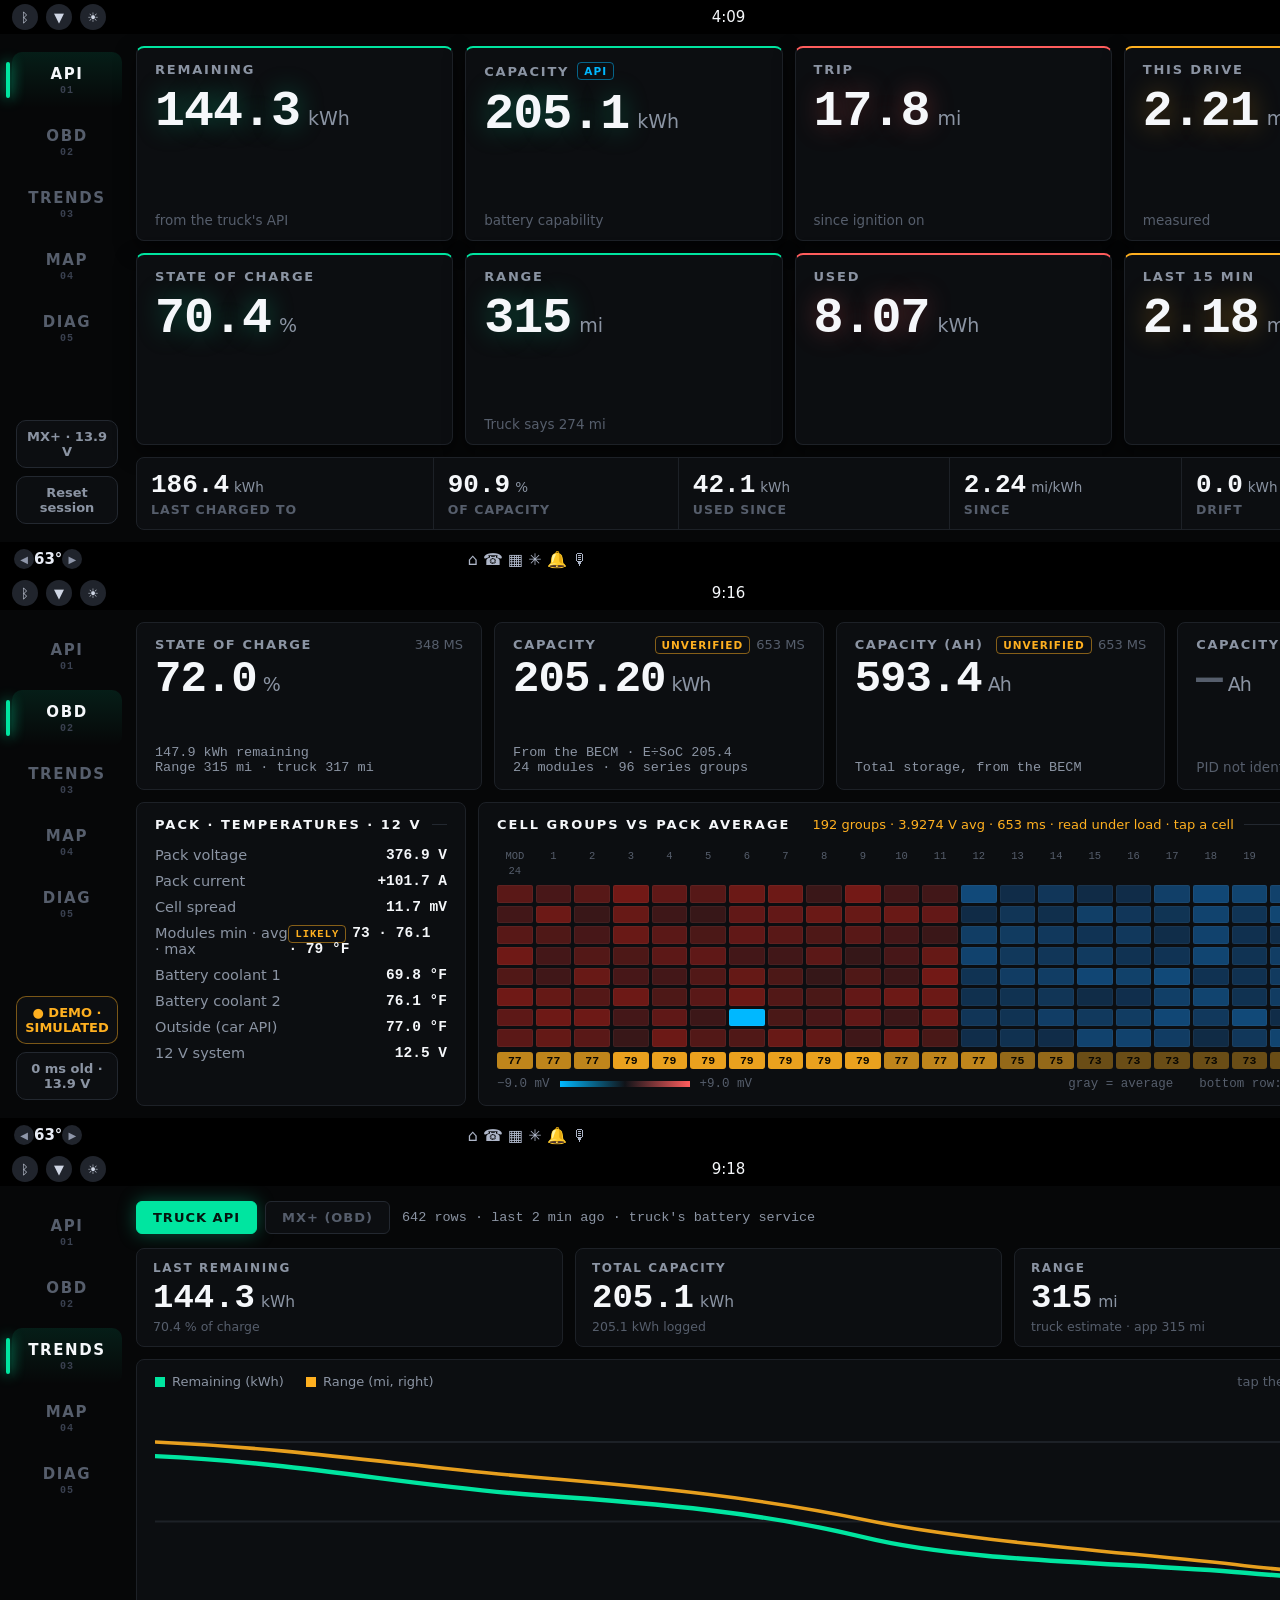
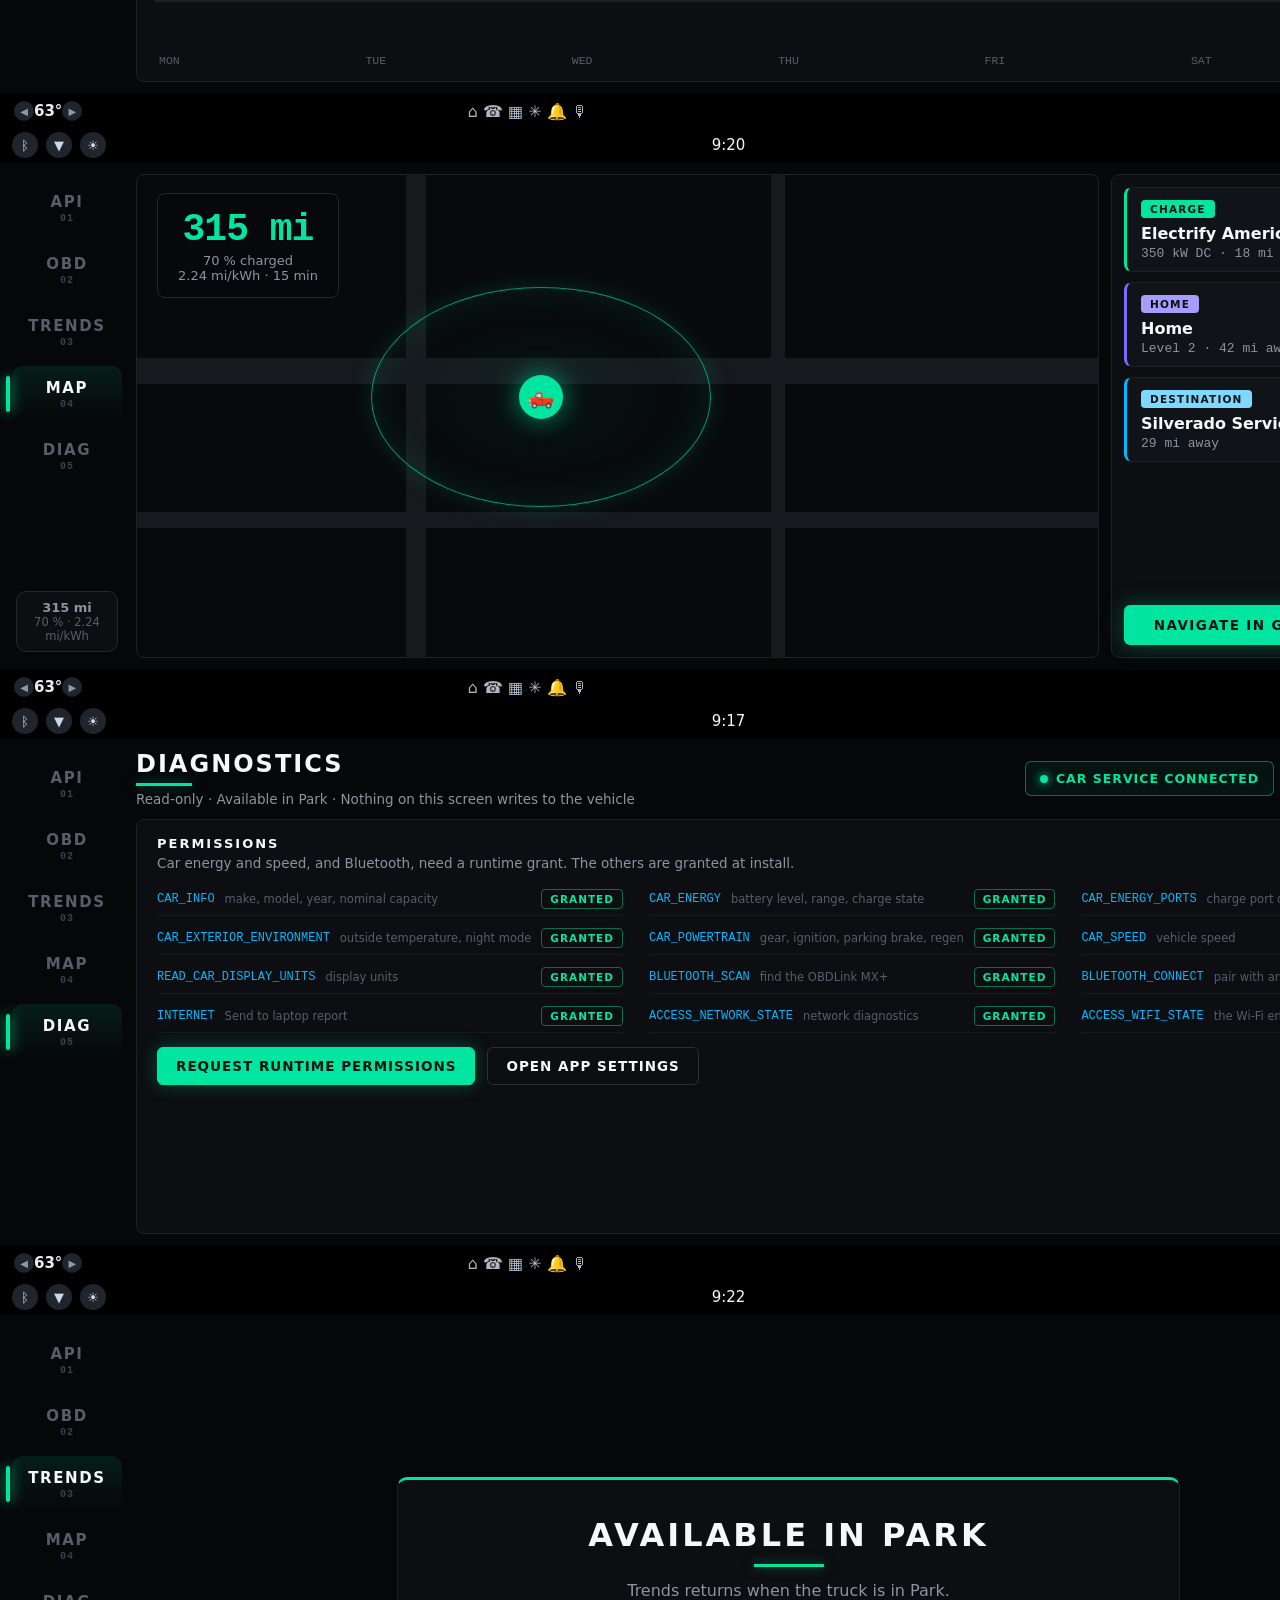
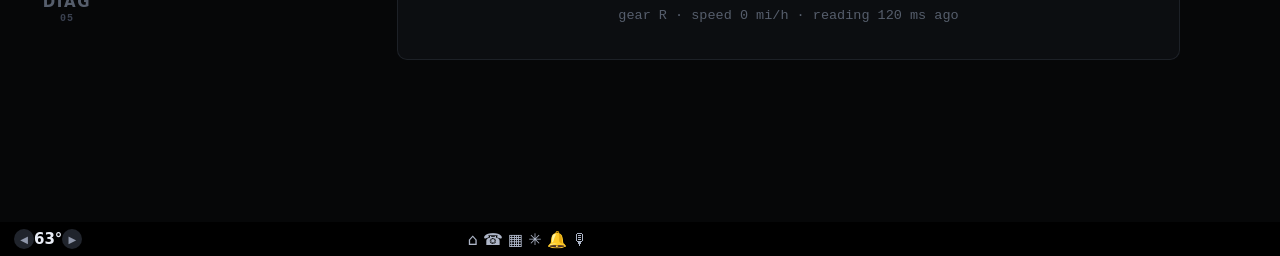
<file: docs/mockups/style-2-carbon.html>
<!doctype html><html><head><meta charset="utf-8"><style>
:root{
  --bg:#060708; --panel:#0c0e11; --ink:#f5f7fa; --dim:#8b94a3; --faint:#565e6c;
  --accent:#00e5a0; --accent2:#00b8ff; --have:#00e5a0; --spent:#ff5d5d; --eff:#ffb020; --ok:#00e5a0;
  --font:'Segoe UI',system-ui,sans-serif; --mono:ui-monospace,'Cascadia Mono',Consolas,monospace;
}
*{margin:0;padding:0;box-sizing:border-box}
body{font-family:var(--font);background:#000;color:var(--ink);width:1457px}
.frame{width:1457px;height:576px;position:relative;overflow:hidden}
/* system chrome (unchanged) */
.sbar{height:34px;background:#000;display:flex;align-items:center;padding:0 12px;gap:8px;font-size:15px}
.sbar .ic{width:26px;height:26px;border-radius:50%;background:#20242c;display:grid;place-items:center;font-size:13px;color:#cfd6e4}
.sbar .time{position:absolute;left:50%;transform:translateX(-50%)}
.sbar .right{margin-left:auto;background:#20242c;border-radius:14px;padding:4px 12px;font-size:13px}
.task{height:34px;background:#000;display:flex;align-items:center;padding:0 14px;font-size:15px;color:#e8ecf5}
.task .mid{margin:0 auto;display:flex;gap:26px;font-size:16px;color:#aeb6c8}
.task .temp{margin-left:auto;display:flex;align-items:center;gap:8px}
.task .dot{width:20px;height:20px;border-radius:50%;background:#20242c;display:grid;place-items:center;font-size:10px;color:#8f97aa}
/* app */
.app{height:508px;background:var(--bg);display:flex;padding:12px 16px 12px 12px;gap:14px}
/* rail: slim, icon-first, active bar */
.rail{width:110px;display:flex;flex-direction:column;gap:6px;padding:6px 0}
.rail .btn{position:relative;height:56px;display:flex;flex-direction:column;align-items:center;justify-content:center;gap:2px;
  color:var(--faint);font-size:15px;font-weight:700;letter-spacing:1.6px;text-transform:uppercase;border-radius:10px}
.rail .btn .num{font-size:10px;letter-spacing:1px;color:#3a4150;font-family:var(--mono)}
.rail .btn.on{color:var(--ink);background:linear-gradient(180deg,rgba(0,229,160,.10),transparent)}
.rail .btn.on::before{content:"";position:absolute;left:-6px;top:10px;bottom:10px;width:4px;border-radius:4px;background:var(--accent);
  box-shadow:0 0 14px var(--accent)}
.rail .spacer{flex:1}
.rail .foot{display:flex;flex-direction:column;gap:8px;padding:0 4px}
.rail .pill{border-radius:10px;display:grid;place-items:center;font-size:13px;font-weight:600;text-align:center;padding:8px 6px;
  border:1px solid #232830;color:var(--dim);background:var(--panel)}
.rail .pill.demo{color:var(--eff);border-color:rgba(255,176,32,.45)}
/* tiles: hard-edged, hairline, top rule */
.page{flex:1;display:flex;flex-direction:column;gap:12px;min-width:0}
.grid{display:grid;grid-template-columns:repeat(4,1fr);gap:12px;flex:1}
.tile{border-radius:8px;background:var(--panel);border:1px solid #1d2127;border-top:2px solid var(--tc,#2a2f38);
  padding:14px 18px 12px;display:flex;flex-direction:column;box-shadow:0 8px 20px rgba(0,0,0,.5)}
.tile.have{--tc:var(--have)} .tile.spent{--tc:var(--spent)} .tile.eff{--tc:var(--eff)}
.tile .lab{font-size:13px;font-weight:700;letter-spacing:1.8px;text-transform:uppercase;color:var(--dim);display:flex;gap:8px;align-items:center}
.tile .val{font-family:var(--mono);font-size:50px;font-weight:600;letter-spacing:-1px;line-height:1.15;margin-top:6px;
  text-shadow:0 0 26px color-mix(in srgb, var(--tc,#888) 35%, transparent)}
.tile .val small{font-family:var(--font);font-size:19px;font-weight:500;color:var(--dim);margin-left:8px;letter-spacing:0;text-shadow:none}
.tile .sub{font-size:13.5px;color:var(--faint);margin-top:auto}
.badge{font-size:10.5px;font-weight:700;border-radius:4px;padding:2px 6px;letter-spacing:1px}
.badge.api{color:var(--accent2);border:1px solid rgba(0,184,255,.5)}
.badge.warnc{color:var(--eff);border:1px solid rgba(255,176,32,.5)}
/* strip */
.strip{display:grid;grid-template-columns:1.15fr .95fr 1.05fr .9fr 1fr;gap:0;border-radius:8px;border:1px solid #1d2127;background:var(--panel);overflow:hidden}
.strip .cell{padding:12px 14px;border-right:1px solid #1d2127;display:flex;flex-direction:column;gap:2px}
.strip .cell:last-child{border-right:none}
.strip .num{font-family:var(--mono);font-size:26px;font-weight:600}
.strip .num small{font-family:var(--font);font-size:13.5px;font-weight:500;color:var(--dim);margin-left:5px}
.strip .lab{font-size:12.5px;letter-spacing:1px;text-transform:uppercase;color:var(--faint);font-weight:600}
/* live */
.live-top{display:grid;grid-template-columns:1.05fr 1fr 1fr .8fr;gap:12px;flex:0 0 168px}
.live-bottom{flex:1;display:grid;grid-template-columns:330px 1fr;gap:12px;min-height:0}
.card{border-radius:8px;background:var(--panel);border:1px solid #1d2127;padding:14px 18px;display:flex;flex-direction:column;min-width:0}
.card h3{font-size:13px;font-weight:700;letter-spacing:2px;text-transform:uppercase;color:var(--ink);margin-bottom:10px;display:flex;align-items:center;gap:10px}
.card h3::after{content:"";flex:1;height:1px;background:#232830}
.kv{display:flex;justify-content:space-between;font-size:14.5px;padding:5px 0}
.kv .k{color:var(--dim)} .kv .v{font-family:var(--mono);font-weight:600}
.heat{display:grid;grid-template-columns:repeat(24,1fr);gap:3px;flex:1;margin-top:8px;min-height:0}
.heat .c{border-radius:2px;min-height:10px;border:1px solid rgba(255,255,255,.04)}
.mods{display:grid;grid-template-columns:repeat(24,1fr);gap:3px;margin-top:8px}
.mods .m{font-size:10.5px;color:var(--faint);text-align:center;font-family:var(--mono)}
.modsrow{display:grid;grid-template-columns:repeat(24,1fr);gap:3px;margin-top:5px}
.modsrow .t{font-size:11.5px;font-weight:700;text-align:center;border-radius:3px;padding:2px 0;color:#0a0802;font-family:var(--mono)}
.legend{display:flex;align-items:center;gap:10px;margin-top:8px;font-size:12.5px;color:var(--faint);font-family:var(--mono)}
.legend .bar{flex:0 0 130px;height:6px;background:linear-gradient(90deg,#00b8ff,#101318,#ff5d5d)}
.hint{color:var(--eff);font-size:13px;margin-left:12px;text-transform:none;letter-spacing:0;font-family:var(--font);font-weight:500}
.big2{font-family:var(--mono);font-size:44px;font-weight:600;letter-spacing:-1px;margin-top:2px}
.big2 small{font-family:var(--font);font-size:19px;color:var(--dim);font-weight:500;margin-left:6px}
/* trends */
.trow{display:flex;gap:12px;align-items:center}
.src{display:flex;gap:8px}
.src .p{font-size:13px;font-weight:700;letter-spacing:1px;text-transform:uppercase;border-radius:6px;padding:8px 16px;border:1px solid #232830;color:var(--faint);background:var(--panel)}
.src .p.on{color:#04140e;background:var(--accent);border-color:var(--accent);box-shadow:0 0 18px rgba(0,229,160,.35)}
.tsum{flex:1;font-size:13.5px;color:var(--dim);font-family:var(--mono)}
.btnx{font-size:13.5px;font-weight:700;letter-spacing:1px;text-transform:uppercase;border-radius:6px;padding:10px 18px;
  border:1px solid #2a2f38;color:var(--ink);background:var(--panel)}
.tgrid{flex:1;display:grid;grid-template-columns:repeat(3,1fr);grid-template-rows:auto 1fr;gap:12px;min-height:0}
.ttile{padding:12px 16px}
.ttile .lab{font-size:12px;font-weight:700;letter-spacing:1.6px;text-transform:uppercase;color:var(--dim)}
.ttile .val{font-family:var(--mono);font-size:34px;font-weight:600;margin-top:4px}
.ttile .val small{font-family:var(--font);font-size:15.5px;color:var(--dim);font-weight:500;margin-left:6px}
.ttile .sub{font-size:12.5px;color:var(--faint);margin-top:2px}
.chart{grid-column:1/4;position:relative;display:flex;flex-direction:column}
.chart .axis{display:flex;justify-content:space-between;font-size:11.5px;color:var(--faint);padding:0 4px;font-family:var(--mono)}
.chart svg{flex:1;width:100%}
.legrow{display:flex;gap:22px;font-size:13px;color:var(--dim);align-items:center}
.legrow .sw{width:10px;height:10px;display:inline-block;margin-right:7px;vertical-align:-1px}
/* map */
.mapwrap{flex:1;display:grid;grid-template-columns:1fr 330px;gap:12px;min-height:0}
.mapbox{position:relative;border-radius:8px;overflow:hidden;border:1px solid #1d2127;background:#08090b}
.mapbox .road{position:absolute;background:#16191e}
.ring{position:absolute;left:42%;top:46%;width:340px;height:220px;transform:translate(-50%,-50%);border-radius:50%;
  border:1.5px solid rgba(0,229,160,.65);box-shadow:0 0 40px rgba(0,229,160,.12) inset, 0 0 24px rgba(0,229,160,.15);
  background:radial-gradient(ellipse at center, rgba(0,229,160,.05), transparent 70%)}
.truckmark{position:absolute;left:42%;top:46%;transform:translate(-50%,-50%);width:44px;height:44px;border-radius:50%;
  background:var(--accent);display:grid;place-items:center;font-size:21px;color:#04140e;box-shadow:0 0 26px rgba(0,229,160,.6)}
.rangecard{position:absolute;left:20px;top:18px;border-radius:8px;padding:14px 20px;text-align:center;background:rgba(8,9,11,.85);border:1px solid #232830}
.rangecard .big{font-family:var(--mono);font-size:38px;font-weight:700;letter-spacing:-1px;color:var(--accent)}
.rangecard .l{font-size:13px;color:var(--dim);margin-top:2px}
.places{border-radius:8px;background:var(--panel);border:1px solid #1d2127;padding:12px;display:flex;flex-direction:column;gap:10px}
.place{border-radius:8px;padding:10px 14px;background:#101317;border:1px solid #1d2127;border-left:3px solid var(--pc,#2a2f38)}
.place .n{font-size:16px;font-weight:650}
.place .d{font-size:13px;color:var(--dim);margin-top:3px;font-family:var(--mono)}
.tag{display:inline-block;font-size:10.5px;font-weight:800;letter-spacing:1.2px;border-radius:4px;padding:3px 9px;margin-bottom:6px;color:#04140e;background:var(--tc,#888)}
.navlink{margin-top:auto;text-align:center;font-size:13.5px;font-weight:800;letter-spacing:1.4px;text-transform:uppercase;padding:12px;border-radius:6px;
  background:var(--accent);color:#04140e;box-shadow:0 0 22px rgba(0,229,160,.3)}
/* diagnostics */
.dhead{display:flex;align-items:center;gap:16px}
.dhead h2{font-size:24px;font-weight:800;letter-spacing:2px;text-transform:uppercase}
.dhead h2::after{content:"";display:block;width:56px;height:3px;background:var(--accent);margin-top:5px;box-shadow:0 0 12px rgba(0,229,160,.5)}
.dhead .sub{font-size:13.5px;color:var(--dim);margin-top:5px}
.dhead .sp{flex:1}
.conn{font-size:12.5px;font-weight:700;letter-spacing:1px;text-transform:uppercase;border-radius:6px;padding:9px 14px;color:var(--ok);
  border:1px solid rgba(0,229,160,.45);background:rgba(0,229,160,.06);display:flex;gap:8px;align-items:center}
.conn .d{width:8px;height:8px;border-radius:50%;background:var(--ok);box-shadow:0 0 10px var(--ok)}
.dcard{flex:1;border-radius:8px;background:var(--panel);border:1px solid #1d2127;padding:16px 20px;min-height:0}
.dcard h3{font-size:13px;font-weight:800;letter-spacing:2px;text-transform:uppercase}
.dcard .note{font-size:13.5px;color:var(--dim);margin:4px 0 12px}
.pgrid{display:grid;grid-template-columns:repeat(3,1fr);gap:6px 26px}
.prow{display:flex;align-items:center;gap:10px;padding:6px 0;border-bottom:1px solid #16191e}
.prow .nm{font-family:var(--mono);font-size:12px;color:var(--accent2);white-space:nowrap}
.prow .ds{font-size:11.5px;color:var(--faint);flex:1;overflow:hidden;text-overflow:ellipsis;white-space:nowrap}
.granted{font-size:10.5px;font-weight:800;letter-spacing:1px;color:var(--ok);border:1px solid rgba(0,229,160,.45);border-radius:4px;padding:3px 8px}
.dbtns{display:flex;gap:12px;margin-top:14px}
.btnx.primary{background:var(--accent);color:#04140e;border-color:var(--accent);box-shadow:0 0 18px rgba(0,229,160,.3)}
.parkcard{flex:1;display:grid;place-items:center}
.parkbox{width:60%;text-align:center;border-radius:10px;padding:36px 30px;background:var(--panel);border:1px solid #1d2127;border-top:3px solid var(--accent)}
.parkbox h2{font-size:32px;font-weight:800;letter-spacing:3px;text-transform:uppercase}
.parkbox h2::after{content:"";display:block;width:70px;height:3px;background:var(--accent);margin:10px auto 0;box-shadow:0 0 12px rgba(0,229,160,.5)}
.parkbox .a{font-size:16px;color:var(--dim);margin-top:14px}
.parkbox .b{font-size:13.5px;color:var(--faint);margin-top:8px;font-family:var(--mono)}
</style></head><body>
<!-- API -->
<div class="frame" id="s-api">
<div class="sbar"><span class="ic">ᛒ</span><span class="ic">▼</span><span class="ic">☀</span><span class="time">4:09</span><span class="right">👤 Driver</span></div>
<div class="app">
  <div class="rail">
    <div class="btn on"><span>API</span><span class="num">01</span></div>
    <div class="btn"><span>OBD</span><span class="num">02</span></div>
    <div class="btn"><span>Trends</span><span class="num">03</span></div>
    <div class="btn"><span>Map</span><span class="num">04</span></div>
    <div class="btn"><span>Diag</span><span class="num">05</span></div>
    <div class="spacer"></div>
    <div class="foot"><div class="pill">MX+ · 13.9 V</div><div class="pill">Reset session</div></div>
  </div>
  <div class="page">
    <div class="grid">
      <div class="tile have"><div class="lab">Remaining</div><div class="val">144.3<small>kWh</small></div><div class="sub">from the truck's API</div></div>
      <div class="tile have"><div class="lab">Capacity <span class="badge api">API</span></div><div class="val">205.1<small>kWh</small></div><div class="sub">battery capability</div></div>
      <div class="tile spent"><div class="lab">Trip</div><div class="val">17.8<small>mi</small></div><div class="sub">since ignition on</div></div>
      <div class="tile eff"><div class="lab">This drive</div><div class="val">2.21<small>mi/kWh</small></div><div class="sub">measured</div></div>
      <div class="tile have"><div class="lab">State of charge</div><div class="val">70.4<small>%</small></div></div>
      <div class="tile have"><div class="lab">Range</div><div class="val">315<small>mi</small></div><div class="sub">Truck says 274 mi</div></div>
      <div class="tile spent"><div class="lab">Used</div><div class="val">8.07<small>kWh</small></div></div>
      <div class="tile eff"><div class="lab">Last 15 min</div><div class="val">2.18<small>mi/kWh</small></div></div>
    </div>
    <div class="strip">
      <div class="cell"><span class="num">186.4<small>kWh</small></span><span class="lab">last charged to</span></div>
      <div class="cell"><span class="num">90.9<small>%</small></span><span class="lab">of capacity</span></div>
      <div class="cell"><span class="num">42.1<small>kWh</small></span><span class="lab">used since</span></div>
      <div class="cell"><span class="num">2.24<small>mi/kWh</small></span><span class="lab">since</span></div>
      <div class="cell"><span class="num">0.0<small>kWh</small></span><span class="lab">drift</span></div>
    </div>
  </div>
</div>
<div class="task"><span class="dot">◀</span><b>63°</b><span class="dot">▶</span><span class="mid">⌂ ☎ ▦ ✳ 🔔 🎙</span><span class="temp"><span class="dot">◀</span><b>63°</b><span class="dot">▶</span></span></div>
</div>

<!-- OBD -->
<div class="frame" id="s-obd">
<div class="sbar"><span class="ic">ᛒ</span><span class="ic">▼</span><span class="ic">☀</span><span class="time">9:16</span><span class="right">👤 Driver</span></div>
<div class="app">
  <div class="rail">
    <div class="btn"><span>API</span><span class="num">01</span></div>
    <div class="btn on"><span>OBD</span><span class="num">02</span></div>
    <div class="btn"><span>Trends</span><span class="num">03</span></div>
    <div class="btn"><span>Map</span><span class="num">04</span></div>
    <div class="btn"><span>Diag</span><span class="num">05</span></div>
    <div class="spacer"></div>
    <div class="foot"><div class="pill demo">● DEMO · SIMULATED</div><div class="pill">0 ms old · 13.9 V</div></div>
  </div>
  <div class="page">
    <div class="live-top">
      <div class="card">
        <div style="display:flex;justify-content:space-between;font-size:13px;font-weight:700;letter-spacing:1.6px;text-transform:uppercase;color:var(--dim)">State of charge <span style="color:var(--faint);font-weight:500;letter-spacing:0">348 ms</span></div>
        <div class="big2">72.0<small>%</small></div>
        <div style="font-size:13.5px;color:var(--dim);margin-top:auto;font-family:var(--mono)">147.9 kWh remaining<br>Range 315 mi · truck 317 mi</div>
      </div>
      <div class="card">
        <div style="display:flex;justify-content:space-between;font-size:13px;font-weight:700;letter-spacing:1.6px;text-transform:uppercase;color:var(--dim)">Capacity <span><span class="badge warnc">UNVERIFIED</span> <span style="color:var(--faint);font-weight:500;letter-spacing:0">653 ms</span></span></div>
        <div class="big2">205.20<small>kWh</small></div>
        <div style="font-size:13.5px;color:var(--dim);margin-top:auto;font-family:var(--mono)">From the BECM · E÷SoC 205.4<br>24 modules · 96 series groups</div>
      </div>
      <div class="card">
        <div style="display:flex;justify-content:space-between;font-size:13px;font-weight:700;letter-spacing:1.6px;text-transform:uppercase;color:var(--dim)">Capacity (Ah) <span><span class="badge warnc">UNVERIFIED</span> <span style="color:var(--faint);font-weight:500;letter-spacing:0">653 ms</span></span></div>
        <div class="big2">593.4<small>Ah</small></div>
        <div style="font-size:13.5px;color:var(--dim);margin-top:auto;font-family:var(--mono)">Total storage, from the BECM</div>
      </div>
      <div class="card">
        <div style="font-size:13px;font-weight:700;letter-spacing:1.6px;text-transform:uppercase;color:var(--dim)">Capacity deviation</div>
        <div class="big2" style="color:var(--faint)">—<small>Ah</small></div>
        <div style="font-size:13.5px;color:var(--faint);margin-top:auto">PID not identified yet</div>
      </div>
    </div>
    <div class="live-bottom">
      <div class="card">
        <h3>Pack · temperatures · 12 V</h3>
        <div class="kv"><span class="k">Pack voltage</span><span class="v">376.9 V</span></div>
        <div class="kv"><span class="k">Pack current</span><span class="v">+101.7 A</span></div>
        <div class="kv"><span class="k">Cell spread</span><span class="v">11.7 mV</span></div>
        <div class="kv"><span class="k">Modules min · avg · max</span><span class="v"><span class="badge warnc" style="margin-right:6px">LIKELY</span>73 · 76.1 · 79 °F</span></div>
        <div class="kv"><span class="k">Battery coolant 1</span><span class="v">69.8 °F</span></div>
        <div class="kv"><span class="k">Battery coolant 2</span><span class="v">76.1 °F</span></div>
        <div class="kv"><span class="k">Outside (car API)</span><span class="v">77.0 °F</span></div>
        <div class="kv"><span class="k">12 V system</span><span class="v">12.5 V</span></div>
      </div>
      <div class="card">
        <h3>Cell groups vs pack average <span class="hint">192 groups · 3.9274 V avg · 653 ms · read under load · tap a cell</span></h3>
        <div class="mods"><span class="m">MOD</span><span class="m">1</span><span class="m">2</span><span class="m">3</span><span class="m">4</span><span class="m">5</span><span class="m">6</span><span class="m">7</span><span class="m">8</span><span class="m">9</span><span class="m">10</span><span class="m">11</span><span class="m">12</span><span class="m">13</span><span class="m">14</span><span class="m">15</span><span class="m">16</span><span class="m">17</span><span class="m">18</span><span class="m">19</span><span class="m">20</span><span class="m">21</span><span class="m">22</span><span class="m">23</span><span class="m">24</span></div>
        <div class="heat" id="heat"></div>
        <div class="modsrow" id="modt"></div>
        <div class="legend"><span>−9.0 mV</span><span class="bar"></span><span>+9.0 mV</span><span style="margin-left:auto">gray = average</span><span style="margin-left:16px">bottom row: module °F <span class="badge warnc">LIKELY</span></span></div>
      </div>
    </div>
  </div>
</div>
<div class="task"><span class="dot">◀</span><b>63°</b><span class="dot">▶</span><span class="mid">⌂ ☎ ▦ ✳ 🔔 🎙</span><span class="temp"><span class="dot">◀</span><b>63°</b><span class="dot">▶</span></span></div>
</div>

<!-- Trends -->
<div class="frame" id="s-trends">
<div class="sbar"><span class="ic">ᛒ</span><span class="ic">▼</span><span class="ic">☀</span><span class="time">9:18</span><span class="right">👤 Driver</span></div>
<div class="app">
  <div class="rail">
    <div class="btn"><span>API</span><span class="num">01</span></div>
    <div class="btn"><span>OBD</span><span class="num">02</span></div>
    <div class="btn on"><span>Trends</span><span class="num">03</span></div>
    <div class="btn"><span>Map</span><span class="num">04</span></div>
    <div class="btn"><span>Diag</span><span class="num">05</span></div>
    <div class="spacer"></div>
  </div>
  <div class="page">
    <div class="trow">
      <div class="src"><span class="p on">Truck API</span><span class="p">MX+ (OBD)</span></div>
      <div class="tsum">642 rows · last 2 min ago · truck's battery service</div>
      <div class="btnx">Export CSV</div>
    </div>
    <div class="tgrid">
      <div class="card ttile"><div class="lab">Last remaining</div><div class="val">144.3<small>kWh</small></div><div class="sub">70.4 % of charge</div></div>
      <div class="card ttile"><div class="lab">Total capacity</div><div class="val">205.1<small>kWh</small></div><div class="sub">205.1 kWh logged</div></div>
      <div class="card ttile"><div class="lab">Range</div><div class="val">315<small>mi</small></div><div class="sub">truck estimate · app 315 mi</div></div>
      <div class="card chart">
        <div class="legrow"><span><span class="sw" style="background:var(--accent)"></span>Remaining (kWh)</span><span><span class="sw" style="background:var(--eff)"></span>Range (mi, right)</span><span style="margin-left:auto;color:var(--faint)">tap the chart to read a point</span></div>
        <svg viewBox="0 0 1000 150" preserveAspectRatio="none">
          <line x1="0" y1="30" x2="1000" y2="30" stroke="#1d2127" stroke-width="1"/>
          <line x1="0" y1="75" x2="1000" y2="75" stroke="#1d2127" stroke-width="1"/>
          <line x1="0" y1="120" x2="1000" y2="120" stroke="#1d2127" stroke-width="1"/>
          <path d="M0,38 C120,42 200,55 300,60 S480,70 560,84 S760,98 860,104 S960,108 1000,112" fill="none" stroke="#00e5a0" stroke-width="2.5"/>
          <path d="M0,30 C120,34 200,44 300,50 S480,62 560,74 S760,92 860,100 S960,104 1000,108" fill="none" stroke="#ffb020" stroke-width="2" opacity=".9"/>
        </svg>
        <div class="axis"><span>MON</span><span>TUE</span><span>WED</span><span>THU</span><span>FRI</span><span>SAT</span><span>SUN</span></div>
      </div>
    </div>
  </div>
</div>
<div class="task"><span class="dot">◀</span><b>63°</b><span class="dot">▶</span><span class="mid">⌂ ☎ ▦ ✳ 🔔 🎙</span><span class="temp"><span class="dot">◀</span><b>63°</b><span class="dot">▶</span></span></div>
</div>

<!-- Map -->
<div class="frame" id="s-map">
<div class="sbar"><span class="ic">ᛒ</span><span class="ic">▼</span><span class="ic">☀</span><span class="time">9:20</span><span class="right">👤 Driver</span></div>
<div class="app">
  <div class="rail">
    <div class="btn"><span>API</span><span class="num">01</span></div>
    <div class="btn"><span>OBD</span><span class="num">02</span></div>
    <div class="btn"><span>Trends</span><span class="num">03</span></div>
    <div class="btn on"><span>Map</span><span class="num">04</span></div>
    <div class="btn"><span>Diag</span><span class="num">05</span></div>
    <div class="spacer"></div>
    <div class="foot"><div class="pill" style="height:auto">315 mi<br><span style="font-size:11.5px;color:var(--faint);font-weight:500">70 % · 2.24 mi/kWh</span></div></div>
  </div>
  <div class="page">
    <div class="mapwrap">
      <div class="mapbox">
        <div class="road" style="left:0;right:0;top:38%;height:26px"></div>
        <div class="road" style="left:0;right:0;top:70%;height:16px"></div>
        <div class="road" style="top:0;bottom:0;left:28%;width:20px"></div>
        <div class="road" style="top:0;bottom:0;left:66%;width:14px"></div>
        <div class="ring"></div><div class="truckmark">🛻</div>
        <div class="rangecard"><div class="big">315 mi</div><div class="l">70 % charged<br>2.24 mi/kWh · 15 min</div></div>
      </div>
      <div class="places">
        <div class="place" style="--pc:var(--accent)"><span class="tag" style="--tc:var(--accent)">CHARGE</span><div class="n">Electrify America — I-15</div><div class="d">350 kW DC · 18 mi away</div></div>
        <div class="place" style="--pc:#7a6cff"><span class="tag" style="--tc:#a99cff">HOME</span><div class="n">Home</div><div class="d">Level 2 · 42 mi away</div></div>
        <div class="place" style="--pc:var(--accent2)"><span class="tag" style="--tc:#7fd8ff">DESTINATION</span><div class="n">Silverado Service Center</div><div class="d">29 mi away</div></div>
        <div class="navlink">Navigate in Google Maps</div>
      </div>
    </div>
  </div>
</div>
<div class="task"><span class="dot">◀</span><b>63°</b><span class="dot">▶</span><span class="mid">⌂ ☎ ▦ ✳ 🔔 🎙</span><span class="temp"><span class="dot">◀</span><b>63°</b><span class="dot">▶</span></span></div>
</div>

<!-- Diagnostics -->
<div class="frame" id="s-diag">
<div class="sbar"><span class="ic">ᛒ</span><span class="ic">▼</span><span class="ic">☀</span><span class="time">9:17</span><span class="right">👤 Driver</span></div>
<div class="app">
  <div class="rail">
    <div class="btn"><span>API</span><span class="num">01</span></div>
    <div class="btn"><span>OBD</span><span class="num">02</span></div>
    <div class="btn"><span>Trends</span><span class="num">03</span></div>
    <div class="btn"><span>Map</span><span class="num">04</span></div>
    <div class="btn on"><span>Diag</span><span class="num">05</span></div>
    <div class="spacer"></div>
  </div>
  <div class="page">
    <div class="dhead">
      <div><h2>Diagnostics</h2><div class="sub">Read-only · Available in Park · Nothing on this screen writes to the vehicle</div></div>
      <div class="sp"></div>
      <div class="conn"><span class="d"></span>Car service connected</div>
      <div class="btnx primary">Refresh all</div>
    </div>
    <div class="dcard">
      <h3>Permissions</h3>
      <div class="note">Car energy and speed, and Bluetooth, need a runtime grant. The others are granted at install.</div>
      <div class="pgrid">
        <div class="prow"><span class="nm">CAR_INFO</span><span class="ds">make, model, year, nominal capacity</span><span class="granted">GRANTED</span></div>
        <div class="prow"><span class="nm">CAR_ENERGY</span><span class="ds">battery level, range, charge state</span><span class="granted">GRANTED</span></div>
        <div class="prow"><span class="nm">CAR_ENERGY_PORTS</span><span class="ds">charge port open / plug connected</span><span class="granted">GRANTED</span></div>
        <div class="prow"><span class="nm">CAR_EXTERIOR_ENVIRONMENT</span><span class="ds">outside temperature, night mode</span><span class="granted">GRANTED</span></div>
        <div class="prow"><span class="nm">CAR_POWERTRAIN</span><span class="ds">gear, ignition, parking brake, regen</span><span class="granted">GRANTED</span></div>
        <div class="prow"><span class="nm">CAR_SPEED</span><span class="ds">vehicle speed</span><span class="granted">GRANTED</span></div>
        <div class="prow"><span class="nm">READ_CAR_DISPLAY_UNITS</span><span class="ds">display units</span><span class="granted">GRANTED</span></div>
        <div class="prow"><span class="nm">BLUETOOTH_SCAN</span><span class="ds">find the OBDLink MX+</span><span class="granted">GRANTED</span></div>
        <div class="prow"><span class="nm">BLUETOOTH_CONNECT</span><span class="ds">pair with and connect to the MX+</span><span class="granted">GRANTED</span></div>
        <div class="prow"><span class="nm">INTERNET</span><span class="ds">Send to laptop report</span><span class="granted">GRANTED</span></div>
        <div class="prow"><span class="nm">ACCESS_NETWORK_STATE</span><span class="ds">network diagnostics</span><span class="granted">GRANTED</span></div>
        <div class="prow"><span class="nm">ACCESS_WIFI_STATE</span><span class="ds">the Wi-Fi enabled row</span><span class="granted">GRANTED</span></div>
      </div>
      <div class="dbtns"><div class="btnx primary">Request runtime permissions</div><div class="btnx">Open app settings</div></div>
    </div>
  </div>
</div>
<div class="task"><span class="dot">◀</span><b>63°</b><span class="dot">▶</span><span class="mid">⌂ ☎ ▦ ✳ 🔔 🎙</span><span class="temp"><span class="dot">◀</span><b>63°</b><span class="dot">▶</span></span></div>
</div>

<!-- In Park panel -->
<div class="frame" id="s-park">
<div class="sbar"><span class="ic">ᛒ</span><span class="ic">▼</span><span class="ic">☀</span><span class="time">9:22</span><span class="right">👤 Driver</span></div>
<div class="app">
  <div class="rail">
    <div class="btn"><span>API</span><span class="num">01</span></div>
    <div class="btn"><span>OBD</span><span class="num">02</span></div>
    <div class="btn on"><span>Trends</span><span class="num">03</span></div>
    <div class="btn"><span>Map</span><span class="num">04</span></div>
    <div class="btn"><span>Diag</span><span class="num">05</span></div>
    <div class="spacer"></div>
  </div>
  <div class="page parkcard">
    <div class="parkbox">
      <h2>Available in Park</h2>
      <div class="a">Trends returns when the truck is in Park.</div>
      <div class="b">gear R · speed 0 mi/h · reading 120 ms ago</div>
    </div>
  </div>
</div>
<div class="task"><span class="dot">◀</span><b>63°</b><span class="dot">▶</span><span class="mid">⌂ ☎ ▦ ✳ 🔔 🎙</span><span class="temp"><span class="dot">◀</span><b>63°</b><span class="dot">▶</span></span></div>
</div>

<script>
const mods=[77,77,77,79,79,79,79,79,79,79,77,77,77,75,75,73,73,73,73,73,73,73,73,73];
const heat=document.getElementById('heat');
let seed=7; const rnd=()=>{seed=(seed*1103515245+12345)&0x7fffffff;return seed/0x7fffffff};
function devColor(v){
  if(v<0){const t=-v;return `rgb(${16+t*4|0},${30+t*90|0},${48+t*150|0})`}
  const t=v;return `rgb(${20+t*160|0},${22+t*6|0},${26-t*6|0})`}
for(let g=0;g<8;g++)for(let m=0;m<24;m++){
  const base=m<12?0.3+rnd()*0.55:-(0.2+rnd()*0.5);
  const c=document.createElement('div');c.className='c';
  let col=devColor(base*0.7);
  if(m===6&&g===6)col='#00b8ff';
  c.style.background=col;heat.appendChild(c);
}
const modt=document.getElementById('modt');
mods.forEach(t=>{const d=document.createElement('div');d.className='t';
  const a=Math.min(1,(t-72)/8);
  d.style.background=`rgba(255,176,32,${0.3+a*0.7})`;
  d.textContent=t;modt.appendChild(d);});
</script>
<script>
// mockup only: ?s=<name> shows just that screen, for screenshots
const m=new URLSearchParams(location.search).get('s');
if(m)document.querySelectorAll('.frame').forEach(f=>{if(f.id!=='s-'+m)f.style.display='none';});
</script>
</body></html>
</file>
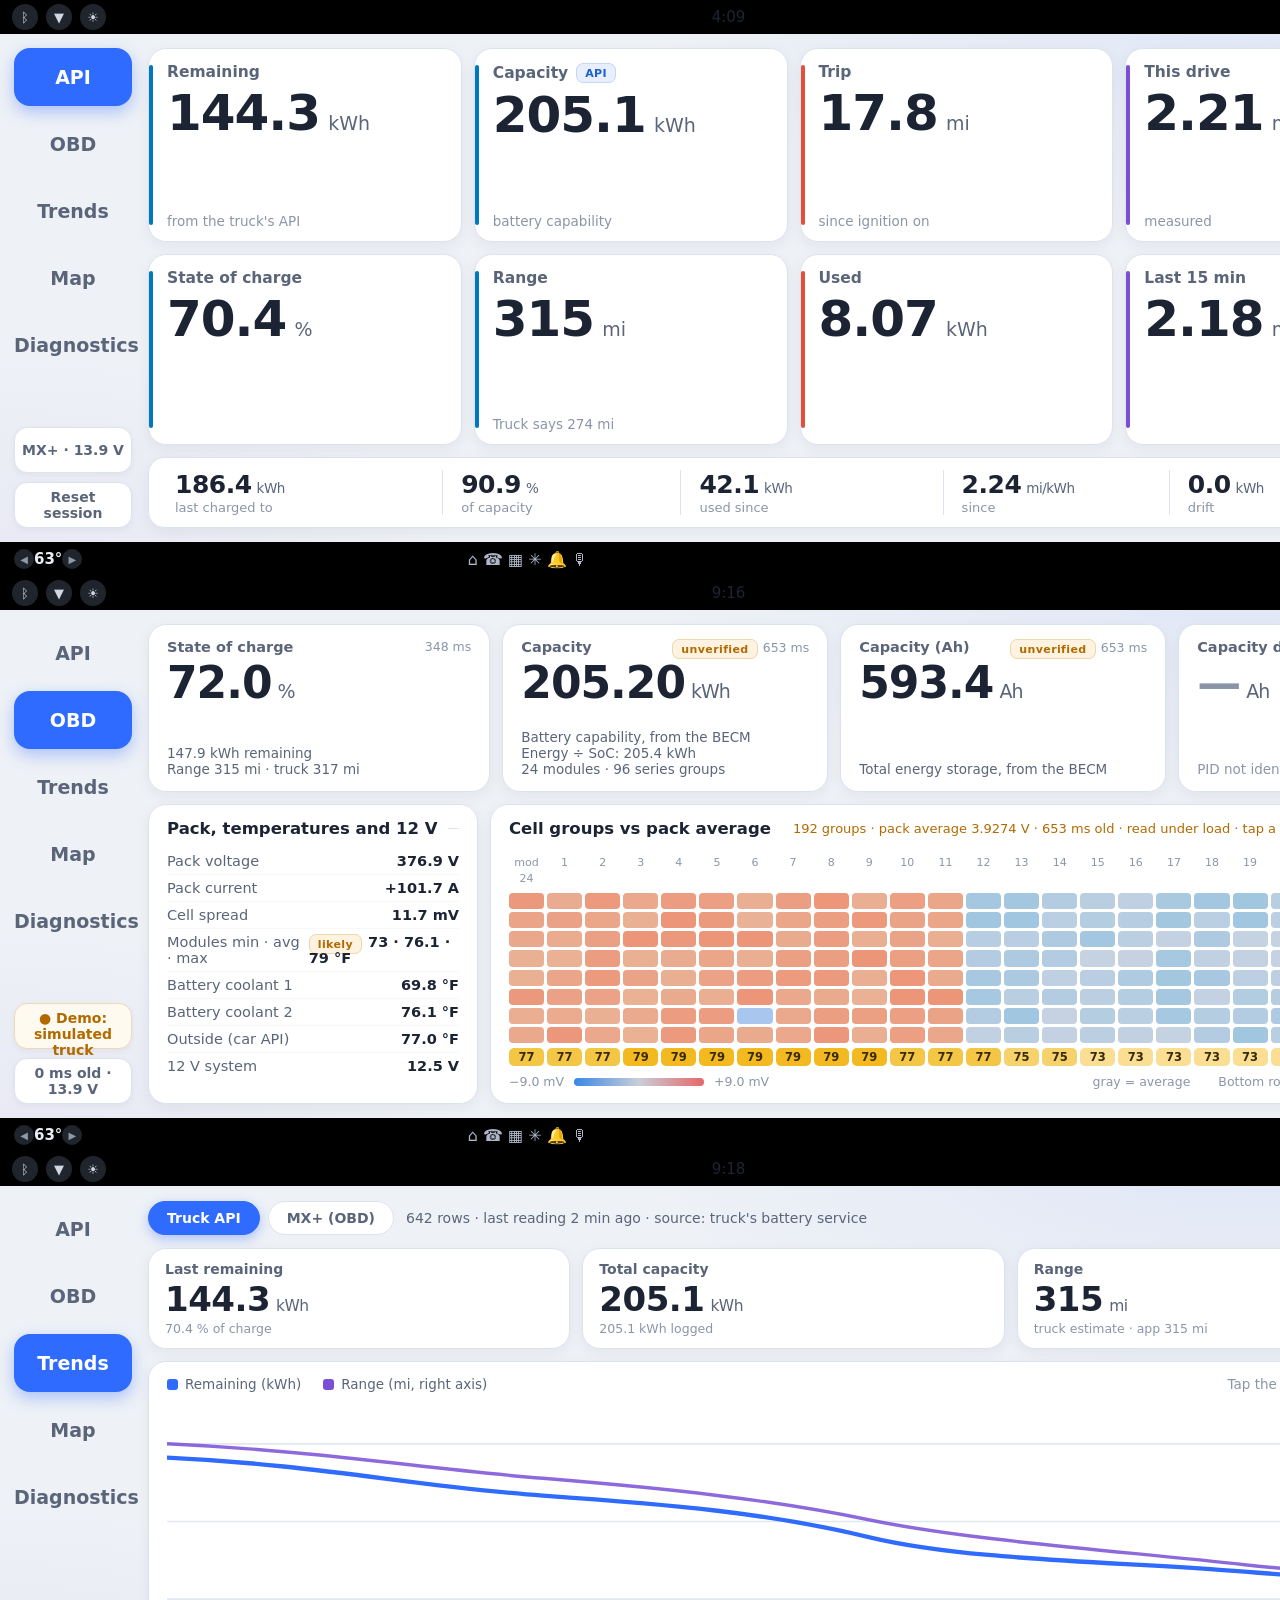
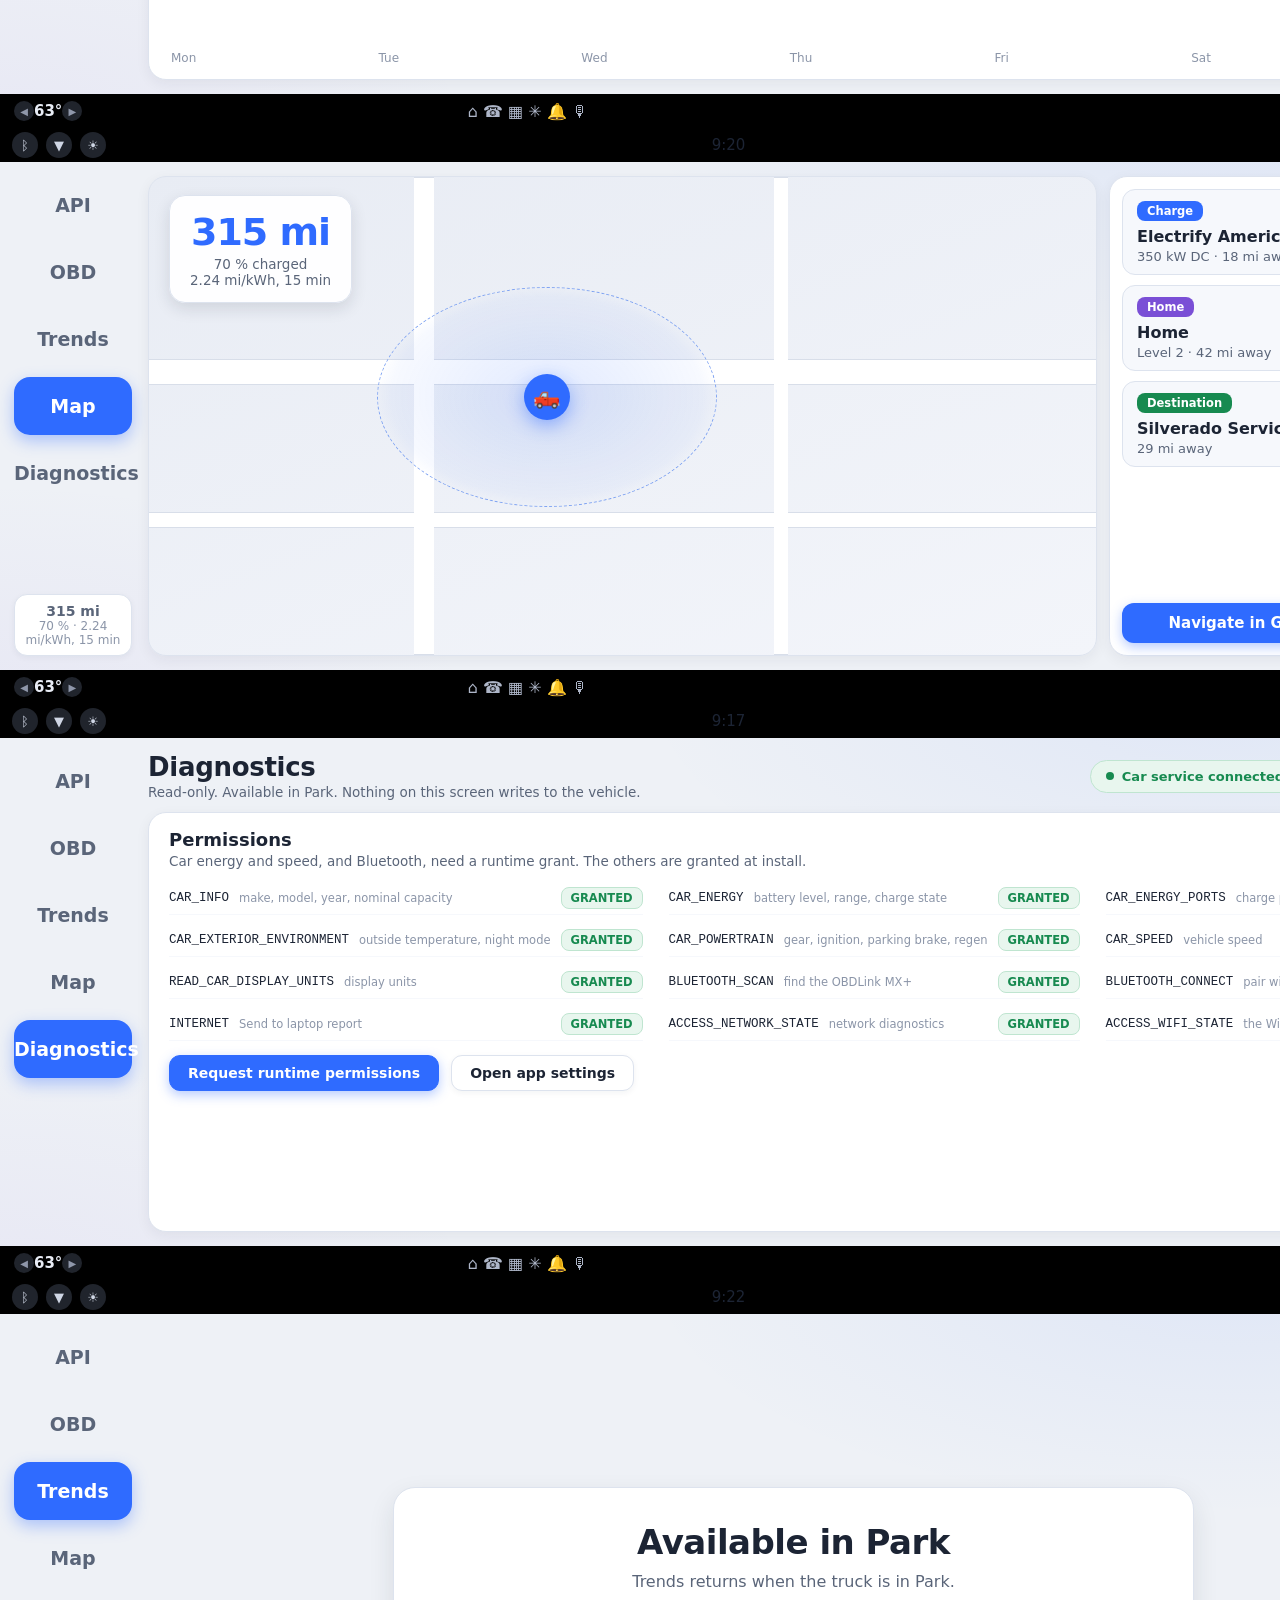
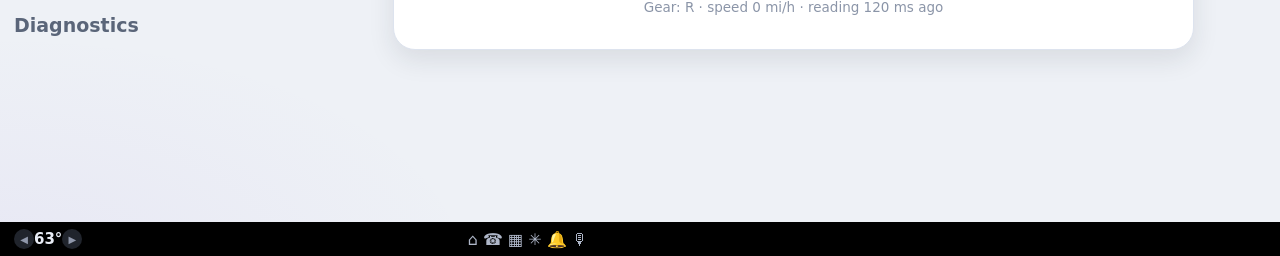
<file: docs/mockups/style-3-daylight.html>
<!doctype html><html><head><meta charset="utf-8"><style>
:root{
  --bg:#eef1f6; --card:#ffffff; --ink:#1c2434; --dim:#5a6579; --faint:#8b95a8;
  --accent:#2f6bff; --have:#0077c2; --spent:#e0503c; --eff:#7a4fd6; --ok:#178a50; --warn:#b26a00;
  --line:#dde3ee; --tint:#f6f8fc;
  --font:'Segoe UI',system-ui,sans-serif;
}
*{margin:0;padding:0;box-sizing:border-box}
body{font-family:var(--font);background:#000;color:var(--ink);width:1457px}
.frame{width:1457px;height:576px;position:relative;overflow:hidden}
/* system chrome (unchanged) */
.sbar{height:34px;background:#000;display:flex;align-items:center;padding:0 12px;gap:8px;font-size:15px}
.sbar .ic{width:26px;height:26px;border-radius:50%;background:#20242c;display:grid;place-items:center;font-size:13px;color:#cfd6e4}
.sbar .time{position:absolute;left:50%;transform:translateX(-50%)}
.sbar .right{margin-left:auto;background:#20242c;border-radius:14px;padding:4px 12px;font-size:13px}
.task{height:34px;background:#000;display:flex;align-items:center;padding:0 14px;font-size:15px;color:#e8ecf5}
.task .mid{margin:0 auto;display:flex;gap:26px;font-size:16px;color:#aeb6c8}
.task .temp{margin-left:auto;display:flex;align-items:center;gap:8px}
.task .dot{width:20px;height:20px;border-radius:50%;background:#20242c;display:grid;place-items:center;font-size:10px;color:#8f97aa}
/* app: light, rounded, soft shadows */
.app{height:508px;background:
  radial-gradient(1000px 420px at 85% -10%, rgba(47,107,255,.08), transparent 60%),
  radial-gradient(800px 400px at 0% 110%, rgba(122,79,214,.06), transparent 60%), var(--bg);
  display:flex;padding:14px 18px 14px 14px;gap:16px}
.rail{width:118px;display:flex;flex-direction:column;gap:9px}
.rail .btn{height:58px;border-radius:16px;display:grid;place-items:center;font-size:19px;font-weight:600;color:var(--dim);
  background:transparent}
.rail .btn.on{background:var(--accent);color:#fff;box-shadow:0 6px 16px rgba(47,107,255,.35)}
.rail .spacer{flex:1}
.rail .foot{display:flex;flex-direction:column;gap:9px}
.rail .pill{height:46px;border-radius:13px;display:grid;place-items:center;font-size:14px;font-weight:600;text-align:center;padding:6px;
  background:var(--card);border:1px solid var(--line);color:var(--dim);box-shadow:0 2px 6px rgba(28,36,52,.05)}
.rail .pill.demo{color:var(--warn);border-color:#ecd9b8;background:#fffaf0}
.page{flex:1;display:flex;flex-direction:column;gap:12px;min-width:0}
.grid{display:grid;grid-template-columns:repeat(4,1fr);gap:12px;flex:1}
.tile{border-radius:18px;background:var(--card);border:1px solid var(--line);box-shadow:0 4px 14px rgba(28,36,52,.06);
  padding:14px 18px 12px;display:flex;flex-direction:column;position:relative;overflow:hidden}
.tile::before{content:"";position:absolute;left:0;top:16px;bottom:16px;width:4px;border-radius:4px;background:var(--tc,transparent)}
.tile.have{--tc:var(--have)} .tile.spent{--tc:var(--spent)} .tile.eff{--tc:var(--eff)}
.tile .lab{font-size:15.5px;font-weight:600;color:var(--dim);display:flex;align-items:center;gap:8px}
.tile .val{font-size:50px;font-weight:750;letter-spacing:-1px;line-height:1.15;margin-top:4px;font-variant-numeric:tabular-nums}
.tile .val small{font-size:19px;font-weight:500;color:var(--dim);margin-left:8px;letter-spacing:0}
.tile .sub{font-size:13.5px;color:var(--faint);margin-top:auto}
.badge{font-size:11px;font-weight:700;border-radius:7px;padding:2.5px 8px;letter-spacing:.4px}
.badge.api{background:#e7effc;color:#1d5fd0;border:1px solid #c4d7f5}
.badge.warnc{background:#fdf3e0;color:var(--warn);border:1px solid #eed9ae}
/* strip */
.strip{display:grid;grid-template-columns:1.15fr .95fr 1.05fr .9fr 1fr;gap:10px;align-items:center;
  border-radius:16px;padding:12px 18px;background:var(--card);border:1px solid var(--line);box-shadow:0 4px 14px rgba(28,36,52,.06)}
.strip .cell{display:flex;flex-direction:column;gap:1px;padding:0 8px;flex-wrap:nowrap;border-right:1px solid var(--line)}
.strip .cell:last-child{border-right:none}
.strip .num{font-size:25px;font-weight:750;font-variant-numeric:tabular-nums;letter-spacing:-.5px}
.strip .num small{font-size:13.5px;font-weight:500;color:var(--dim);margin-left:5px}
.strip .lab{font-size:13px;color:var(--faint)}
/* live */
.live-top{display:grid;grid-template-columns:1.05fr 1fr 1fr .8fr;gap:12px;flex:0 0 168px}
.live-bottom{flex:1;display:grid;grid-template-columns:330px 1fr;gap:12px;min-height:0}
.card{border-radius:18px;background:var(--card);border:1px solid var(--line);box-shadow:0 4px 14px rgba(28,36,52,.06);
  padding:14px 18px;display:flex;flex-direction:column;min-width:0}
.card h3{font-size:16.5px;font-weight:700;margin-bottom:10px;display:flex;align-items:center;gap:10px}
.card h3::after{content:"";flex:1;height:1px;background:var(--line)}
.kv{display:flex;justify-content:space-between;font-size:14.5px;padding:5px 0;border-bottom:1px solid var(--tint)}
.kv:last-child{border-bottom:none}
.kv .k{color:var(--dim)} .kv .v{font-weight:650;font-variant-numeric:tabular-nums}
.heat{display:grid;grid-template-columns:repeat(24,1fr);gap:3px;flex:1;margin-top:8px;min-height:0}
.heat .c{border-radius:4px;min-height:10px}
.mods{display:grid;grid-template-columns:repeat(24,1fr);gap:3px;margin-top:8px}
.mods .m{font-size:11px;color:var(--faint);text-align:center}
.modsrow{display:grid;grid-template-columns:repeat(24,1fr);gap:3px;margin-top:5px}
.modsrow .t{font-size:11.5px;font-weight:650;text-align:center;border-radius:5px;padding:2px 0;color:#3a2a05}
.legend{display:flex;align-items:center;gap:10px;margin-top:8px;font-size:12.5px;color:var(--faint)}
.legend .bar{flex:0 0 130px;height:8px;border-radius:4px;background:linear-gradient(90deg,#3987e5,#c9ced8,#e66767)}
.hint{color:var(--warn);font-size:13px;margin-left:12px;font-weight:500}
.big2{font-size:44px;font-weight:750;letter-spacing:-1px;margin-top:2px;font-variant-numeric:tabular-nums}
.big2 small{font-size:19px;color:var(--dim);font-weight:500;margin-left:6px}
/* trends */
.trow{display:flex;gap:12px;align-items:center}
.src{display:flex;gap:8px}
.src .p{font-size:14px;font-weight:600;border-radius:99px;padding:8px 18px;border:1px solid var(--line);color:var(--dim);background:var(--card)}
.src .p.on{background:var(--accent);border-color:var(--accent);color:#fff;box-shadow:0 4px 12px rgba(47,107,255,.35)}
.tsum{flex:1;font-size:14px;color:var(--dim)}
.btnx{font-size:14px;font-weight:650;border-radius:11px;padding:9px 18px;background:var(--card);border:1px solid var(--line);color:var(--ink);
  box-shadow:0 2px 6px rgba(28,36,52,.05)}
.btnx.primary{background:var(--accent);border-color:var(--accent);color:#fff;box-shadow:0 4px 12px rgba(47,107,255,.35)}
.tgrid{flex:1;display:grid;grid-template-columns:repeat(3,1fr);grid-template-rows:auto 1fr;gap:12px;min-height:0}
.ttile{padding:12px 16px}
.ttile .lab{font-size:14px;font-weight:600;color:var(--dim)}
.ttile .val{font-size:34px;font-weight:750;margin-top:2px;letter-spacing:-.5px;font-variant-numeric:tabular-nums}
.ttile .val small{font-size:15.5px;color:var(--dim);font-weight:500;margin-left:6px}
.ttile .sub{font-size:12.5px;color:var(--faint);margin-top:2px}
.chart{grid-column:1/4;position:relative;display:flex;flex-direction:column}
.chart .axis{display:flex;justify-content:space-between;font-size:12px;color:var(--faint);padding:0 4px}
.chart svg{flex:1;width:100%}
.legrow{display:flex;gap:22px;font-size:13.5px;color:var(--dim);align-items:center}
.legrow .sw{width:11px;height:11px;border-radius:3px;display:inline-block;margin-right:7px;vertical-align:-1px}
/* map */
.mapwrap{flex:1;display:grid;grid-template-columns:1fr 330px;gap:12px;min-height:0}
.mapbox{position:relative;border-radius:18px;overflow:hidden;border:1px solid var(--line);box-shadow:0 4px 14px rgba(28,36,52,.06);
  background:linear-gradient(160deg,#e8ecf4,#f3f5fa)}
.mapbox .road{position:absolute;background:#fff;border-top:1px solid #d8dee9;border-bottom:1px solid #d8dee9}
.ring{position:absolute;left:42%;top:46%;width:340px;height:220px;transform:translate(-50%,-50%);border-radius:50%;
  background:radial-gradient(ellipse at center, rgba(47,107,255,.14), rgba(47,107,255,.04) 65%, transparent 72%);
  border:1.5px dashed #7fa3f2}
.truckmark{position:absolute;left:42%;top:46%;transform:translate(-50%,-50%);width:46px;height:46px;border-radius:50%;
  background:var(--accent);display:grid;place-items:center;font-size:22px;box-shadow:0 6px 18px rgba(47,107,255,.45)}
.rangecard{position:absolute;left:20px;top:18px;border-radius:16px;padding:14px 20px;text-align:center;
  background:rgba(255,255,255,.92);backdrop-filter:blur(6px);border:1px solid var(--line);box-shadow:0 6px 16px rgba(28,36,52,.12)}
.rangecard .big{font-size:38px;font-weight:800;letter-spacing:-1px;color:var(--accent)}
.rangecard .l{font-size:13.5px;color:var(--dim);margin-top:2px}
.places{border-radius:18px;background:var(--card);border:1px solid var(--line);box-shadow:0 4px 14px rgba(28,36,52,.06);
  padding:12px;display:flex;flex-direction:column;gap:10px}
.place{border-radius:13px;padding:10px 14px;background:var(--tint);border:1px solid var(--line)}
.place .n{font-size:16px;font-weight:650}
.place .d{font-size:13px;color:var(--dim);margin-top:3px}
.tag{display:inline-block;font-size:11.5px;font-weight:750;border-radius:8px;padding:3px 10px;margin-bottom:6px;color:#fff}
.navlink{margin-top:auto;text-align:center;font-size:15px;font-weight:700;padding:11px;border-radius:12px;background:var(--accent);color:#fff;
  box-shadow:0 4px 12px rgba(47,107,255,.35)}
/* diagnostics */
.dhead{display:flex;align-items:center;gap:16px}
.dhead h2{font-size:26px;font-weight:750;letter-spacing:-.3px}
.dhead .sub{font-size:13.5px;color:var(--dim);margin-top:2px}
.dhead .sp{flex:1}
.conn{font-size:13px;font-weight:700;border-radius:99px;padding:8px 15px;color:var(--ok);background:#e8f6ee;
  border:1px solid #bfe5d0;display:flex;gap:8px;align-items:center}
.conn .d{width:8px;height:8px;border-radius:50%;background:var(--ok)}
.dcard{flex:1;border-radius:18px;background:var(--card);border:1px solid var(--line);box-shadow:0 4px 14px rgba(28,36,52,.06);
  padding:16px 20px;min-height:0}
.dcard h3{font-size:18px;font-weight:700}
.dcard .note{font-size:13.5px;color:var(--dim);margin:3px 0 12px}
.pgrid{display:grid;grid-template-columns:repeat(3,1fr);gap:8px 26px}
.prow{display:flex;align-items:center;gap:10px;padding:5.5px 0;border-bottom:1px solid var(--tint)}
.prow .nm{font-family:ui-monospace,Consolas,monospace;font-size:12.5px;white-space:nowrap}
.prow .ds{font-size:11.5px;color:var(--faint);flex:1;overflow:hidden;text-overflow:ellipsis;white-space:nowrap}
.granted{font-size:11.5px;font-weight:700;color:var(--ok);background:#e8f6ee;border:1px solid #bfe5d0;border-radius:8px;padding:3px 9px}
.dbtns{display:flex;gap:12px;margin-top:14px}
.parkcard{flex:1;display:grid;place-items:center}
.parkbox{width:62%;text-align:center;border-radius:22px;padding:34px 30px;background:var(--card);border:1px solid var(--line);
  box-shadow:0 10px 26px rgba(28,36,52,.10)}
.parkbox h2{font-size:34px;font-weight:750;letter-spacing:-.5px}
.parkbox .a{font-size:16px;color:var(--dim);margin-top:10px}
.parkbox .b{font-size:13.5px;color:var(--faint);margin-top:8px}
</style></head><body>
<!-- API -->
<div class="frame" id="s-api">
<div class="sbar"><span class="ic">ᛒ</span><span class="ic">▼</span><span class="ic">☀</span><span class="time">4:09</span><span class="right">👤 Driver</span></div>
<div class="app">
  <div class="rail">
    <div class="btn on">API</div><div class="btn">OBD</div><div class="btn">Trends</div><div class="btn">Map</div><div class="btn">Diagnostics</div>
    <div class="spacer"></div>
    <div class="foot"><div class="pill">MX+ · 13.9 V</div><div class="pill">Reset session</div></div>
  </div>
  <div class="page">
    <div class="grid">
      <div class="tile have"><div class="lab">Remaining</div><div class="val">144.3<small>kWh</small></div><div class="sub">from the truck's API</div></div>
      <div class="tile have"><div class="lab">Capacity <span class="badge api">API</span></div><div class="val">205.1<small>kWh</small></div><div class="sub">battery capability</div></div>
      <div class="tile spent"><div class="lab">Trip</div><div class="val">17.8<small>mi</small></div><div class="sub">since ignition on</div></div>
      <div class="tile eff"><div class="lab">This drive</div><div class="val">2.21<small>mi/kWh</small></div><div class="sub">measured</div></div>
      <div class="tile have"><div class="lab">State of charge</div><div class="val">70.4<small>%</small></div></div>
      <div class="tile have"><div class="lab">Range</div><div class="val">315<small>mi</small></div><div class="sub">Truck says 274 mi</div></div>
      <div class="tile spent"><div class="lab">Used</div><div class="val">8.07<small>kWh</small></div></div>
      <div class="tile eff"><div class="lab">Last 15 min</div><div class="val">2.18<small>mi/kWh</small></div></div>
    </div>
    <div class="strip">
      <div class="cell"><span class="num">186.4<small>kWh</small></span><span class="lab">last charged to</span></div>
      <div class="cell"><span class="num">90.9<small>%</small></span><span class="lab">of capacity</span></div>
      <div class="cell"><span class="num">42.1<small>kWh</small></span><span class="lab">used since</span></div>
      <div class="cell"><span class="num">2.24<small>mi/kWh</small></span><span class="lab">since</span></div>
      <div class="cell"><span class="num">0.0<small>kWh</small></span><span class="lab">drift</span></div>
    </div>
  </div>
</div>
<div class="task"><span class="dot">◀</span><b>63°</b><span class="dot">▶</span><span class="mid">⌂ ☎ ▦ ✳ 🔔 🎙</span><span class="temp"><span class="dot">◀</span><b>63°</b><span class="dot">▶</span></span></div>
</div>

<!-- OBD -->
<div class="frame" id="s-obd">
<div class="sbar"><span class="ic">ᛒ</span><span class="ic">▼</span><span class="ic">☀</span><span class="time">9:16</span><span class="right">👤 Driver</span></div>
<div class="app">
  <div class="rail">
    <div class="btn">API</div><div class="btn on">OBD</div><div class="btn">Trends</div><div class="btn">Map</div><div class="btn">Diagnostics</div>
    <div class="spacer"></div>
    <div class="foot"><div class="pill demo">● Demo: simulated truck</div><div class="pill">0 ms old · 13.9 V</div></div>
  </div>
  <div class="page">
    <div class="live-top">
      <div class="card">
        <div style="display:flex;justify-content:space-between;font-size:14.5px;font-weight:600;color:var(--dim)">State of charge <span style="color:var(--faint);font-weight:500;font-size:12.5px">348 ms</span></div>
        <div class="big2">72.0<small>%</small></div>
        <div style="font-size:13.5px;color:var(--dim);margin-top:auto">147.9 kWh remaining<br>Range 315 mi · truck 317 mi</div>
      </div>
      <div class="card">
        <div style="display:flex;justify-content:space-between;font-size:14.5px;font-weight:600;color:var(--dim)">Capacity <span><span class="badge warnc">unverified</span> <span style="color:var(--faint);font-weight:500;font-size:12.5px">653 ms</span></span></div>
        <div class="big2">205.20<small>kWh</small></div>
        <div style="font-size:13.5px;color:var(--dim);margin-top:auto">Battery capability, from the BECM<br>Energy ÷ SoC: 205.4 kWh<br>24 modules · 96 series groups</div>
      </div>
      <div class="card">
        <div style="display:flex;justify-content:space-between;font-size:14.5px;font-weight:600;color:var(--dim)">Capacity (Ah) <span><span class="badge warnc">unverified</span> <span style="color:var(--faint);font-weight:500;font-size:12.5px">653 ms</span></span></div>
        <div class="big2">593.4<small>Ah</small></div>
        <div style="font-size:13.5px;color:var(--dim);margin-top:auto">Total energy storage, from the BECM</div>
      </div>
      <div class="card">
        <div style="font-size:14.5px;font-weight:600;color:var(--dim)">Capacity deviation</div>
        <div class="big2" style="color:var(--faint)">—<small>Ah</small></div>
        <div style="font-size:13.5px;color:var(--faint);margin-top:auto">PID not identified yet</div>
      </div>
    </div>
    <div class="live-bottom">
      <div class="card">
        <h3>Pack, temperatures and 12 V</h3>
        <div class="kv"><span class="k">Pack voltage</span><span class="v">376.9 V</span></div>
        <div class="kv"><span class="k">Pack current</span><span class="v">+101.7 A</span></div>
        <div class="kv"><span class="k">Cell spread</span><span class="v">11.7 mV</span></div>
        <div class="kv"><span class="k">Modules min · avg · max</span><span class="v"><span class="badge warnc" style="margin-right:6px">likely</span>73 · 76.1 · 79 °F</span></div>
        <div class="kv"><span class="k">Battery coolant 1</span><span class="v">69.8 °F</span></div>
        <div class="kv"><span class="k">Battery coolant 2</span><span class="v">76.1 °F</span></div>
        <div class="kv"><span class="k">Outside (car API)</span><span class="v">77.0 °F</span></div>
        <div class="kv"><span class="k">12 V system</span><span class="v">12.5 V</span></div>
      </div>
      <div class="card">
        <h3>Cell groups vs pack average <span class="hint">192 groups · pack average 3.9274 V · 653 ms old · read under load · tap a cell for details</span></h3>
        <div class="mods"><span class="m">mod</span><span class="m">1</span><span class="m">2</span><span class="m">3</span><span class="m">4</span><span class="m">5</span><span class="m">6</span><span class="m">7</span><span class="m">8</span><span class="m">9</span><span class="m">10</span><span class="m">11</span><span class="m">12</span><span class="m">13</span><span class="m">14</span><span class="m">15</span><span class="m">16</span><span class="m">17</span><span class="m">18</span><span class="m">19</span><span class="m">20</span><span class="m">21</span><span class="m">22</span><span class="m">23</span><span class="m">24</span></div>
        <div class="heat" id="heat"></div>
        <div class="modsrow" id="modt"></div>
        <div class="legend"><span>−9.0 mV</span><span class="bar"></span><span>+9.0 mV</span><span style="margin-left:auto">gray = average</span><span style="margin-left:18px">Bottom row: module °F <span class="badge warnc">likely</span></span></div>
      </div>
    </div>
  </div>
</div>
<div class="task"><span class="dot">◀</span><b>63°</b><span class="dot">▶</span><span class="mid">⌂ ☎ ▦ ✳ 🔔 🎙</span><span class="temp"><span class="dot">◀</span><b>63°</b><span class="dot">▶</span></span></div>
</div>

<!-- Trends -->
<div class="frame" id="s-trends">
<div class="sbar"><span class="ic">ᛒ</span><span class="ic">▼</span><span class="ic">☀</span><span class="time">9:18</span><span class="right">👤 Driver</span></div>
<div class="app">
  <div class="rail">
    <div class="btn">API</div><div class="btn">OBD</div><div class="btn on">Trends</div><div class="btn">Map</div><div class="btn">Diagnostics</div>
    <div class="spacer"></div>
  </div>
  <div class="page">
    <div class="trow">
      <div class="src"><span class="p on">Truck API</span><span class="p">MX+ (OBD)</span></div>
      <div class="tsum">642 rows · last reading 2 min ago · source: truck's battery service</div>
      <div class="btnx">Export CSV</div>
    </div>
    <div class="tgrid">
      <div class="card ttile"><div class="lab">Last remaining</div><div class="val">144.3<small>kWh</small></div><div class="sub">70.4 % of charge</div></div>
      <div class="card ttile"><div class="lab">Total capacity</div><div class="val">205.1<small>kWh</small></div><div class="sub">205.1 kWh logged</div></div>
      <div class="card ttile"><div class="lab">Range</div><div class="val">315<small>mi</small></div><div class="sub">truck estimate · app 315 mi</div></div>
      <div class="card chart">
        <div class="legrow"><span><span class="sw" style="background:var(--accent)"></span>Remaining (kWh)</span><span><span class="sw" style="background:var(--eff)"></span>Range (mi, right axis)</span><span style="margin-left:auto;color:var(--faint)">Tap the chart to read a point</span></div>
        <svg viewBox="0 0 1000 150" preserveAspectRatio="none">
          <line x1="0" y1="30" x2="1000" y2="30" stroke="#e2e8f2" stroke-width="1"/>
          <line x1="0" y1="75" x2="1000" y2="75" stroke="#e2e8f2" stroke-width="1"/>
          <line x1="0" y1="120" x2="1000" y2="120" stroke="#e2e8f2" stroke-width="1"/>
          <path d="M0,38 C120,42 200,55 300,60 S480,70 560,84 S760,98 860,104 S960,108 1000,112" fill="none" stroke="#2f6bff" stroke-width="2.5"/>
          <path d="M0,30 C120,34 200,44 300,50 S480,62 560,74 S760,92 860,100 S960,104 1000,108" fill="none" stroke="#7a4fd6" stroke-width="2" opacity=".85"/>
        </svg>
        <div class="axis"><span>Mon</span><span>Tue</span><span>Wed</span><span>Thu</span><span>Fri</span><span>Sat</span><span>Sun</span></div>
      </div>
    </div>
  </div>
</div>
<div class="task"><span class="dot">◀</span><b>63°</b><span class="dot">▶</span><span class="mid">⌂ ☎ ▦ ✳ 🔔 🎙</span><span class="temp"><span class="dot">◀</span><b>63°</b><span class="dot">▶</span></span></div>
</div>

<!-- Map -->
<div class="frame" id="s-map">
<div class="sbar"><span class="ic">ᛒ</span><span class="ic">▼</span><span class="ic">☀</span><span class="time">9:20</span><span class="right">👤 Driver</span></div>
<div class="app">
  <div class="rail">
    <div class="btn">API</div><div class="btn">OBD</div><div class="btn">Trends</div><div class="btn on">Map</div><div class="btn">Diagnostics</div>
    <div class="spacer"></div>
    <div class="foot"><div class="pill" style="height:auto;padding:8px 10px">315 mi<br><span style="font-size:12px;color:var(--faint);font-weight:500">70 % · 2.24 mi/kWh, 15 min</span></div></div>
  </div>
  <div class="page">
    <div class="mapwrap">
      <div class="mapbox">
        <div class="road" style="left:0;right:0;top:38%;height:26px"></div>
        <div class="road" style="left:0;right:0;top:70%;height:16px"></div>
        <div class="road" style="top:0;bottom:0;left:28%;width:20px"></div>
        <div class="road" style="top:0;bottom:0;left:66%;width:14px"></div>
        <div class="ring"></div><div class="truckmark">🛻</div>
        <div class="rangecard"><div class="big">315 mi</div><div class="l">70 % charged<br>2.24 mi/kWh, 15 min</div></div>
      </div>
      <div class="places">
        <div class="place"><span class="tag" style="background:var(--accent)">Charge</span><div class="n">Electrify America — I-15</div><div class="d">350 kW DC · 18 mi away</div></div>
        <div class="place"><span class="tag" style="background:var(--eff)">Home</span><div class="n">Home</div><div class="d">Level 2 · 42 mi away</div></div>
        <div class="place"><span class="tag" style="background:var(--ok)">Destination</span><div class="n">Silverado Service Center</div><div class="d">29 mi away</div></div>
        <div class="navlink">Navigate in Google Maps</div>
      </div>
    </div>
  </div>
</div>
<div class="task"><span class="dot">◀</span><b>63°</b><span class="dot">▶</span><span class="mid">⌂ ☎ ▦ ✳ 🔔 🎙</span><span class="temp"><span class="dot">◀</span><b>63°</b><span class="dot">▶</span></span></div>
</div>

<!-- Diagnostics -->
<div class="frame" id="s-diag">
<div class="sbar"><span class="ic">ᛒ</span><span class="ic">▼</span><span class="ic">☀</span><span class="time">9:17</span><span class="right">👤 Driver</span></div>
<div class="app">
  <div class="rail">
    <div class="btn">API</div><div class="btn">OBD</div><div class="btn">Trends</div><div class="btn">Map</div><div class="btn on">Diagnostics</div>
    <div class="spacer"></div>
  </div>
  <div class="page">
    <div class="dhead">
      <div><h2>Diagnostics</h2><div class="sub">Read-only. Available in Park. Nothing on this screen writes to the vehicle.</div></div>
      <div class="sp"></div>
      <div class="conn"><span class="d"></span>Car service connected</div>
      <div class="btnx primary">Refresh all</div>
    </div>
    <div class="dcard">
      <h3>Permissions</h3>
      <div class="note">Car energy and speed, and Bluetooth, need a runtime grant. The others are granted at install.</div>
      <div class="pgrid">
        <div class="prow"><span class="nm">CAR_INFO</span><span class="ds">make, model, year, nominal capacity</span><span class="granted">GRANTED</span></div>
        <div class="prow"><span class="nm">CAR_ENERGY</span><span class="ds">battery level, range, charge state</span><span class="granted">GRANTED</span></div>
        <div class="prow"><span class="nm">CAR_ENERGY_PORTS</span><span class="ds">charge port open / plug connected</span><span class="granted">GRANTED</span></div>
        <div class="prow"><span class="nm">CAR_EXTERIOR_ENVIRONMENT</span><span class="ds">outside temperature, night mode</span><span class="granted">GRANTED</span></div>
        <div class="prow"><span class="nm">CAR_POWERTRAIN</span><span class="ds">gear, ignition, parking brake, regen</span><span class="granted">GRANTED</span></div>
        <div class="prow"><span class="nm">CAR_SPEED</span><span class="ds">vehicle speed</span><span class="granted">GRANTED</span></div>
        <div class="prow"><span class="nm">READ_CAR_DISPLAY_UNITS</span><span class="ds">display units</span><span class="granted">GRANTED</span></div>
        <div class="prow"><span class="nm">BLUETOOTH_SCAN</span><span class="ds">find the OBDLink MX+</span><span class="granted">GRANTED</span></div>
        <div class="prow"><span class="nm">BLUETOOTH_CONNECT</span><span class="ds">pair with and connect to the MX+</span><span class="granted">GRANTED</span></div>
        <div class="prow"><span class="nm">INTERNET</span><span class="ds">Send to laptop report</span><span class="granted">GRANTED</span></div>
        <div class="prow"><span class="nm">ACCESS_NETWORK_STATE</span><span class="ds">network diagnostics</span><span class="granted">GRANTED</span></div>
        <div class="prow"><span class="nm">ACCESS_WIFI_STATE</span><span class="ds">the Wi-Fi enabled row</span><span class="granted">GRANTED</span></div>
      </div>
      <div class="dbtns"><div class="btnx primary">Request runtime permissions</div><div class="btnx">Open app settings</div></div>
    </div>
  </div>
</div>
<div class="task"><span class="dot">◀</span><b>63°</b><span class="dot">▶</span><span class="mid">⌂ ☎ ▦ ✳ 🔔 🎙</span><span class="temp"><span class="dot">◀</span><b>63°</b><span class="dot">▶</span></span></div>
</div>

<!-- In Park panel -->
<div class="frame" id="s-park">
<div class="sbar"><span class="ic">ᛒ</span><span class="ic">▼</span><span class="ic">☀</span><span class="time">9:22</span><span class="right">👤 Driver</span></div>
<div class="app">
  <div class="rail">
    <div class="btn">API</div><div class="btn">OBD</div><div class="btn on">Trends</div><div class="btn">Map</div><div class="btn">Diagnostics</div>
    <div class="spacer"></div>
  </div>
  <div class="page parkcard">
    <div class="parkbox">
      <h2>Available in Park</h2>
      <div class="a">Trends returns when the truck is in Park.</div>
      <div class="b">Gear: R · speed 0 mi/h · reading 120 ms ago</div>
    </div>
  </div>
</div>
<div class="task"><span class="dot">◀</span><b>63°</b><span class="dot">▶</span><span class="mid">⌂ ☎ ▦ ✳ 🔔 🎙</span><span class="temp"><span class="dot">◀</span><b>63°</b><span class="dot">▶</span></span></div>
</div>

<script>
const mods=[77,77,77,79,79,79,79,79,79,79,77,77,77,75,75,73,73,73,73,73,73,73,73,73];
const heat=document.getElementById('heat');
let seed=99; const rnd=()=>{seed=(seed*1103515245+12345)&0x7fffffff;return seed/0x7fffffff};
function devColor(v){
  if(v<0){const t=-v;return `rgb(${214-t*120|0},${216-t*40|0},${228-t*8|0})`}
  const t=v;return `rgb(${232+t*10|0},${196-t*90|0},${168-t*90|0})`}
for(let g=0;g<8;g++)for(let m=0;m<24;m++){
  const base=m<12?0.3+rnd()*0.5:-(0.2+rnd()*0.5);
  const c=document.createElement('div');c.className='c';
  let col=devColor(base*0.65);
  if(m===6&&g===6)col='#a8c6ee';
  c.style.background=col;heat.appendChild(c);
}
const modt=document.getElementById('modt');
mods.forEach(t=>{const d=document.createElement('div');d.className='t';
  const a=Math.min(1,(t-72)/8);
  d.style.background=`rgba(240,177,0,${0.35+a*0.6})`;
  d.textContent=t;modt.appendChild(d);});
</script>
<script>
// mockup only: ?s=<name> shows just that screen, for screenshots
const m=new URLSearchParams(location.search).get('s');
if(m)document.querySelectorAll('.frame').forEach(f=>{if(f.id!=='s-'+m)f.style.display='none';});
</script>
</body></html>
</file>
